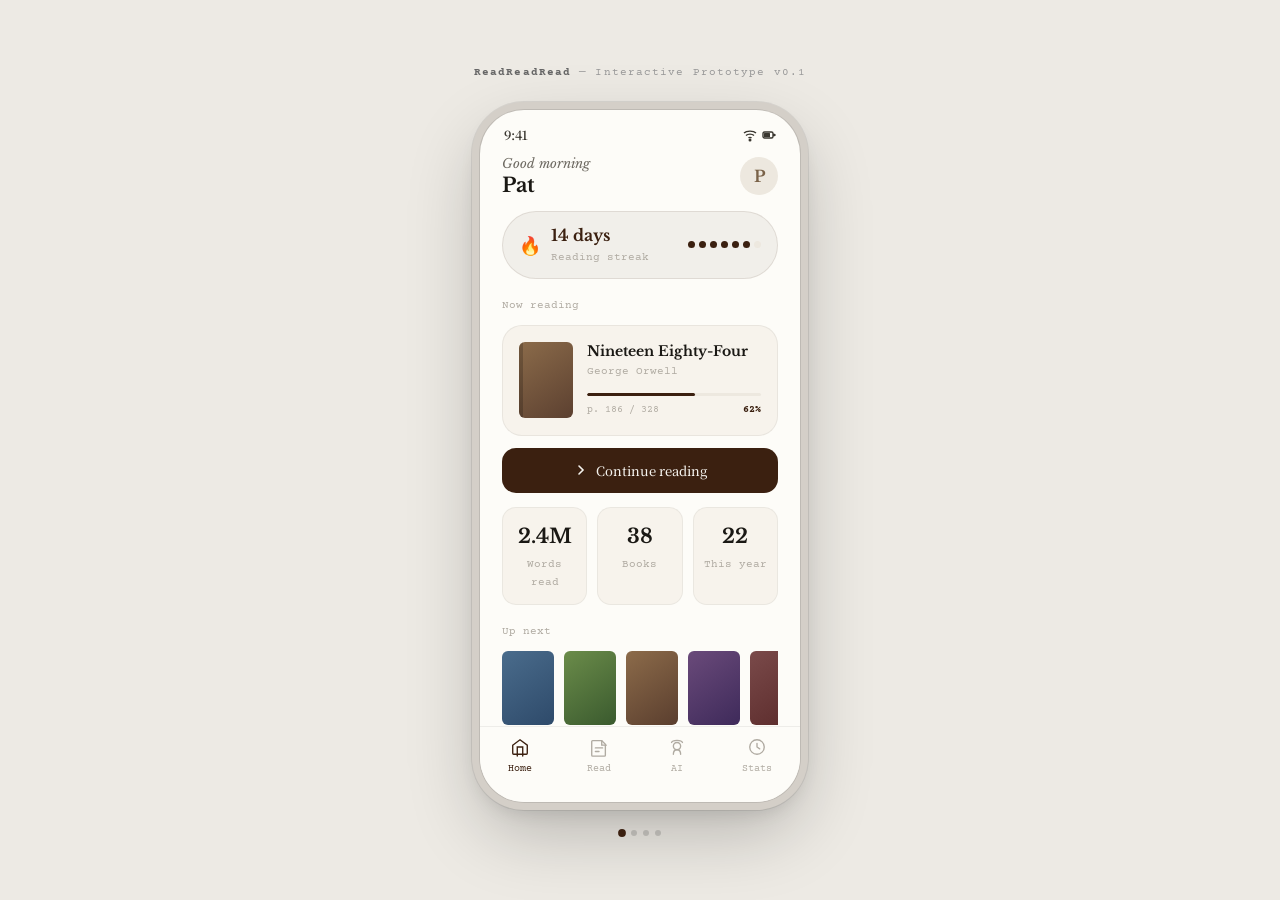
<file: prototype/index.html>
<!DOCTYPE html>
<html lang="en">
<head>
<meta charset="UTF-8">
<meta name="viewport" content="width=device-width, initial-scale=1.0, viewport-fit=cover">
<meta name="apple-mobile-web-app-capable" content="yes">
<meta name="apple-mobile-web-app-status-bar-style" content="default">
<meta name="apple-mobile-web-app-title" content="ReadReadRead">
<link rel="apple-touch-icon" href="./icon-180.png">
<link rel="manifest" href="./manifest.json">
<title>ReadReadRead — Prototype</title>
<link rel="stylesheet" href="../ci/tokens.css">
<style>

  body {
    background: #EDEAE4;
    min-height: 100vh;
    display: flex;
    flex-direction: column;
    align-items: center;
    justify-content: center;
    padding: 40px 20px;
    gap: 28px;
  }

  /* top label */
  .proto-label {
    font-family: var(--font-small); font-size: 11px; color: #999; letter-spacing: 0.1em;
    text-align: center;
  }
  .proto-label strong { color: #666; }

  /* phone shell */
  .phone {
    width: var(--phone-width);
    height: var(--phone-height);
    background: var(--paper);
    border-radius: var(--phone-radius);
    overflow: hidden;
    position: relative;
    box-shadow:
      0 0 0 1px rgba(0,0,0,0.10),
      0 0 0 8px #D4CFC8,
      0 0 0 9px rgba(0,0,0,0.08),
      0 28px 72px rgba(0,0,0,0.24),
      0 8px 20px rgba(0,0,0,0.12);
    flex-shrink: 0;
  }

  /* screen container — slides horizontally */
  .screens {
    position: absolute; inset: 0;
    display: flex;
    transition: transform var(--dur-slow) var(--ease-out);
    width: 400%; /* 4 screens */
    height: 100%;
  }

  /* individual screen */
  .screen {
    width: 25%;
    height: 100%;
    flex-shrink: 0;
    position: relative;
    overflow: hidden;
  }

  /* scroll area inside each screen */
  .scroll {
    position: absolute;
    top: 0; left: 0; right: 0;
    bottom: 76px;
    overflow-y: auto;
    overflow-x: hidden;
    scrollbar-width: none;
    -webkit-overflow-scrolling: touch;
  }
  .scroll::-webkit-scrollbar { display: none; }

  /* status bar */
  .status-bar {
    display: flex; justify-content: space-between; align-items: center;
    padding: 14px 24px 0;
    font-size: 13px; font-weight: 600; color: var(--ink-2);
    letter-spacing: -0.2px; position: relative; z-index: 3;
  }
  .status-icons { display: flex; gap: 5px; align-items: center; }
  .status-icons svg { width: 14px; height: 14px; }

  /* bottom nav */
  .nav-bar {
    position: absolute; bottom: 0; left: 0; right: 0;
    height: 76px;
    background: rgba(253,252,248,0.94);
    backdrop-filter: blur(20px);
    -webkit-backdrop-filter: blur(20px);
    border-top: 1px solid rgba(0,0,0,0.06);
    display: flex; justify-content: space-around; align-items: flex-start;
    padding-top: 10px;
    z-index: 10;
  }
  .nav-item {
    display: flex; flex-direction: column; align-items: center; gap: 4px;
    font-family: var(--font-small); font-size: 10px; font-weight: 400; color: var(--ink-4);
    cursor: pointer; padding: 0 8px; -webkit-tap-highlight-color: transparent;
    transition: color var(--dur-fast) var(--ease-out);
  }
  .nav-item.active { color: var(--brown); }
  .nav-item svg { width: 20px; height: 20px; }

  /* ── SHARED ATOMS ── */
  .section-title {
    padding: 18px 22px 10px;
    font-family: var(--font-small); font-size: 11px; font-weight: 400; color: var(--ink-4);
  }

  /* ══════════════════════════════
     SCREEN 1: HOME
  ══════════════════════════════ */
  .home-header {
    padding: 10px 22px 0;
    display: flex; justify-content: space-between; align-items: center;
  }
  .home-greeting { font-family: var(--font-display); font-size: 20px; font-weight: 700; color: var(--ink); line-height: 1.2; }
  .home-greeting span { font-weight: 400; font-style: italic; color: var(--ink-3); font-size: 13px; display: block; margin-bottom: 2px; }
  .avatar { width: 38px; height: 38px; border-radius: var(--radius-full); background: var(--paper-3); display: flex; align-items: center; justify-content: center; font-size: 16px; color: var(--accent); font-family: var(--font-display); font-weight: 700; }

  .streak-pill {
    margin: 14px 22px 0;
    background: rgba(59,32,16,0.06); border: 1px solid rgba(59,32,16,0.10);
    border-radius: var(--radius-full); padding: 10px 16px;
    display: flex; align-items: center; gap: 10px;
  }
  .streak-n { font-family: var(--font-display); font-size: 16px; font-weight: 700; color: var(--brown); }
  .streak-l { font-family: var(--font-small); font-size: 11px; font-weight: 400; color: var(--ink-4); margin-top: 1px; }
  .streak-dots { display: flex; gap: 4px; }
  .dot { width: 7px; height: 7px; border-radius: 50%; background: var(--paper-3); }
  .dot.done { background: var(--brown); }

  .book-card {
    margin: 0 22px;
    background: var(--paper-2); border: 1px solid rgba(0,0,0,0.06);
    border-radius: var(--radius-lg); padding: 16px;
    display: flex; gap: 14px;
  }
  .book-cover {
    width: 54px; height: 76px; border-radius: 6px;
    background: linear-gradient(145deg, #8B6B4A, #5C4030);
    flex-shrink: 0; position: relative; overflow: hidden;
  }
  .book-cover-spine { position: absolute; left: 0; top: 0; bottom: 0; width: 4px; background: rgba(0,0,0,0.20); }
  .book-info { flex: 1; min-width: 0; }
  .book-title { font-family: var(--font-display); font-size: 14px; font-weight: 700; color: var(--ink); line-height: 1.3; }
  .book-author { font-family: var(--font-small); font-size: 11px; color: var(--ink-4); margin-top: 3px; }
  .progress-bar { margin-top: 12px; height: 3px; background: var(--paper-3); border-radius: 2px; overflow: hidden; }
  .progress-fill { height: 100%; background: var(--brown); border-radius: 2px; }
  .progress-label { display: flex; justify-content: space-between; margin-top: 6px; font-family: var(--font-small); font-size: 10px; color: var(--ink-4); }
  .progress-pct { color: var(--brown); font-weight: 600; }

  .continue-btn {
    margin: 12px 22px 0;
    background: var(--brown); color: rgba(253,252,248,0.96);
    border: none; border-radius: var(--radius-md); padding: 13px;
    width: calc(100% - 44px);
    font-family: var(--font-body); font-size: 13px; font-weight: 500;
    cursor: pointer; display: flex; align-items: center; justify-content: center; gap: 8px;
    transition: opacity var(--dur-fast) var(--ease-out);
    -webkit-tap-highlight-color: transparent;
  }
  .continue-btn:active { opacity: 0.75; }

  .stats-row { margin: 14px 22px 0; display: flex; gap: 10px; }
  .stat-card { flex: 1; background: var(--paper-2); border: 1px solid rgba(0,0,0,0.05); border-radius: var(--radius-md); padding: 12px 10px; text-align: center; }
  .stat-n { font-family: var(--font-display); font-size: 20px; font-weight: 700; color: var(--ink); }
  .stat-l { font-family: var(--font-small); font-size: 11px; font-weight: 400; color: var(--ink-4); margin-top: 3px; }

  .shelf-row { margin: 0 22px; display: flex; gap: 10px; overflow-x: auto; scrollbar-width: none; padding-bottom: 4px; }
  .shelf-row::-webkit-scrollbar { display: none; }
  .shelf-book { width: 52px; height: 74px; border-radius: 6px; flex-shrink: 0; }

  /* ══════════════════════════════
     SCREEN 2: READING
  ══════════════════════════════ */
  .read-bg { position: absolute; inset: 0; background: #F5F0E8; }

  .read-top-bar {
    display: flex; justify-content: space-between; align-items: center;
    padding: 10px 22px 0; position: relative; z-index: 2;
  }
  .read-meta { text-align: center; flex: 1; }
  .read-meta-title { font-family: var(--font-small); font-size: 11px; font-weight: 600; color: var(--ink-2); }
  .read-meta-ch { font-family: var(--font-small); font-size: 10px; color: var(--ink-4); margin-top: 1px; }
  .icon-btn { width: 30px; height: 30px; border-radius: var(--radius-full); background: rgba(0,0,0,0.05); display: flex; align-items: center; justify-content: center; color: var(--ink-3); cursor: pointer; }
  .icon-btn svg { width: 15px; height: 15px; }

  .read-progress-strip { margin: 12px 22px 0; height: 2px; background: rgba(0,0,0,0.08); border-radius: 1px; position: relative; z-index: 2; }
  .read-progress-fill { height: 100%; background: var(--accent); border-radius: 1px; width: 62%; }
  .read-progress-labels { display: flex; justify-content: space-between; margin-top: 5px; font-family: var(--font-small); font-size: 9px; color: var(--ink-4); position: relative; z-index: 2; padding: 0 22px; }

  .read-body { padding: 20px 26px 0; position: relative; z-index: 2; }
  .read-chapter-label { font-size: 10px; font-style: italic; font-family: var(--font-small); color: var(--accent); margin-bottom: 14px; }
  .read-text { font-family: var(--font-display); font-size: 15px; line-height: 1.90; color: var(--ink-2); }
  .read-text p { margin-bottom: 16px; }
  .highlight { background: rgba(122,98,72,0.12); border-radius: 2px; padding: 0 1px; }

  .read-bottom-bar {
    position: absolute; bottom: 76px; left: 0; right: 0; padding: 10px 22px;
    display: flex; justify-content: space-between; align-items: center;
    background: linear-gradient(0deg, rgba(245,240,232,1) 60%, transparent);
    z-index: 3;
  }
  .read-page-n { font-family: var(--font-small); font-size: 11px; color: var(--ink-4); }
  .haptic-badge {
    background: rgba(59,32,16,0.08); border-radius: 10px; padding: 4px 10px;
    font-family: var(--font-small); font-size: 11px; font-weight: 400; color: var(--accent-2);
    display: flex; align-items: center; gap: 5px;
  }
  .haptic-badge svg { width: 11px; height: 11px; }

  /* ══════════════════════════════
     SCREEN 3: AI
  ══════════════════════════════ */
  .ai-top { padding: 10px 22px 0; display: flex; align-items: center; gap: 12px; }
  .ai-avatar {
    width: 40px; height: 40px; border-radius: var(--radius-full);
    background: linear-gradient(135deg, #7A6248, #5C4030);
    display: flex; align-items: center; justify-content: center; flex-shrink: 0;
  }
  .ai-avatar svg { width: 20px; height: 20px; color: rgba(253,252,248,0.9); }
  .ai-name { font-family: var(--font-display); font-size: 15px; font-weight: 700; color: var(--ink); }
  .ai-mode-tag { font-family: var(--font-small); font-size: 11px; font-weight: 400; color: var(--accent); margin-top: 1px; }
  .spoiler-shield {
    background: rgba(74,124,89,0.10); border: 1px solid rgba(74,124,89,0.20);
    border-radius: 10px; padding: 3px 9px;
    font-family: var(--font-small); font-size: 10px; color: var(--green);
    display: flex; align-items: center; gap: 4px;
  }

  .ai-context { margin: 12px 22px 0; background: rgba(122,98,72,0.07); border: 1px solid rgba(122,98,72,0.12); border-radius: var(--radius-md); padding: 9px 14px; font-family: var(--font-small); font-size: 11px; color: var(--ink-3); line-height: 1.5; font-style: italic; }
  .ai-context strong { color: var(--accent-2); font-style: normal; }

  .chat-area { padding: 14px 22px 0; display: flex; flex-direction: column; gap: 12px; }
  .msg { max-width: 88%; font-size: 13px; line-height: 1.65; }
  .msg-ai { background: var(--paper-2); border: 1px solid rgba(0,0,0,0.06); border-radius: 4px 16px 16px 16px; padding: 11px 13px; color: var(--ink-2); }
  .msg-user { align-self: flex-end; background: var(--brown); color: rgba(253,252,248,0.92); border-radius: 16px 16px 4px 16px; padding: 10px 13px; }
  .msg-sender { font-family: var(--font-small); font-size: 11px; color: var(--accent); margin-bottom: 5px; }

  .chat-input-bar {
    position: absolute; bottom: 76px; left: 0; right: 0;
    padding: 10px 16px;
    background: rgba(253,252,248,0.94); backdrop-filter: blur(20px); -webkit-backdrop-filter: blur(20px);
    border-top: 1px solid rgba(0,0,0,0.05);
    display: flex; gap: 8px; align-items: center; z-index: 5;
  }
  .chat-input { flex: 1; background: var(--paper-2); border: 1px solid rgba(0,0,0,0.07); border-radius: 20px; padding: 9px 14px; font-family: var(--font-small); font-size: 12.5px; color: var(--ink-3); }
  .chat-send { width: 34px; height: 34px; border-radius: var(--radius-full); background: var(--brown); display: flex; align-items: center; justify-content: center; flex-shrink: 0; cursor: pointer; }
  .chat-send svg { width: 15px; height: 15px; color: rgba(253,252,248,0.9); }

  /* ══════════════════════════════
     SCREEN 4: STATS
  ══════════════════════════════ */
  .stats-heading { padding: 10px 22px 0; font-family: var(--font-display); font-size: 20px; font-weight: 700; color: var(--ink); }
  .stats-heading span { font-style: italic; font-weight: 400; color: var(--ink-3); }

  .ring-section { margin: 16px 22px 0; background: var(--paper-2); border: 1px solid rgba(0,0,0,0.05); border-radius: var(--radius-lg); padding: 18px; display: flex; align-items: center; gap: 18px; }
  .ring-wrap { position: relative; width: 78px; height: 78px; flex-shrink: 0; }
  .ring-wrap svg { width: 78px; height: 78px; transform: rotate(-90deg); }
  .ring-center { position: absolute; inset: 0; display: flex; flex-direction: column; align-items: center; justify-content: center; }
  .ring-pct { font-family: var(--font-display); font-size: 17px; font-weight: 700; color: var(--ink); }
  .ring-sub { font-family: var(--font-small); font-size: 10px; color: var(--ink-4); margin-top: 1px; }
  .ring-book { font-family: var(--font-display); font-size: 13px; font-weight: 700; color: var(--ink); line-height: 1.3; }
  .ring-detail { font-family: var(--font-small); font-size: 11px; color: var(--ink-4); margin-top: 4px; line-height: 1.5; }

  .cal-section { margin: 12px 22px 0; }
  .cal-header { display: flex; justify-content: space-between; margin-bottom: 10px; font-family: var(--font-small); font-size: 11px; color: var(--ink-4); }
  .cal-grid { display: grid; grid-template-columns: repeat(7, 1fr); gap: 4px; }
  .cal-day { aspect-ratio: 1; border-radius: 6px; background: var(--paper-3); display: flex; align-items: center; justify-content: center; font-size: 8.5px; color: var(--ink-4); }
  .cal-day.rl { background: rgba(122,98,72,0.20); color: var(--accent-2); }
  .cal-day.rm { background: rgba(122,98,72,0.45); color: white; }
  .cal-day.rf { background: var(--brown); color: white; }
  .cal-day.today { outline: 1.5px solid var(--brown); }

  .ms-section { margin: 0 22px; }
  .ms-item { display: flex; align-items: center; gap: 12px; padding: 10px 0; border-bottom: 1px solid rgba(0,0,0,0.05); }
  .ms-item:last-child { border: none; }
  .ms-dot { width: 10px; height: 10px; border-radius: 50%; flex-shrink: 0; }
  .ms-dot.done { background: var(--green); }
  .ms-dot.next { background: var(--paper-3); border: 1.5px solid var(--ink-4); }
  .ms-text { flex: 1; font-family: var(--font-small); font-size: 12px; color: var(--ink-2); }
  .ms-pct { font-family: var(--font-small); font-size: 11px; color: var(--ink-4); }

  .lt-row { margin: 12px 22px 0; display: flex; gap: 10px; }
  .lt-card { flex: 1; background: var(--paper-2); border: 1px solid rgba(0,0,0,0.05); border-radius: var(--radius-md); padding: 12px 10px; text-align: center; }
  .lt-n { font-family: var(--font-display); font-size: 18px; font-weight: 700; color: var(--ink); }
  .lt-l { font-family: var(--font-small); font-size: 11px; color: var(--ink-4); margin-top: 3px; }

  /* ── TRANSITION OVERLAY ── */
  .screen-overlay {
    position: absolute; inset: 0; background: rgba(253,252,248,0);
    pointer-events: none; z-index: 20;
    transition: background var(--dur-fast) var(--ease-out);
  }

  /* screen nav indicator dots */
  .dot-nav {
    display: flex; gap: 6px; justify-content: center;
  }
  .dot-nav span {
    width: 6px; height: 6px; border-radius: 50%;
    background: rgba(0,0,0,0.15); transition: background var(--dur-base) var(--ease-out),
    transform var(--dur-base) var(--ease-snap);
  }
  .dot-nav span.active { background: var(--brown); transform: scale(1.3); }

  /* ── MOBILE: full screen, no phone frame ── */
  @media (max-width: 600px) {
    body {
      background: var(--paper);
      padding: 0;
      justify-content: flex-start;
    }
    .proto-label { display: none; }
    .dot-nav { display: none; }
    .phone {
      width: 100vw;
      height: 100vh;
      height: 100dvh; /* dynamic viewport — accounts for browser chrome */
      border-radius: 0;
      box-shadow: none;
    }
    .nav-bar {
      height: calc(60px + env(safe-area-inset-bottom));
      padding-bottom: env(safe-area-inset-bottom);
    }
    .scroll {
      bottom: calc(60px + env(safe-area-inset-bottom));
    }
    .status-bar {
      padding-top: calc(14px + env(safe-area-inset-top));
    }
  }

</style>
</head>
<body>

<div class="proto-label"><strong>ReadReadRead</strong> — Interactive Prototype v0.1</div>

<div class="phone" id="phone">
  <div class="screens" id="screens">

    <!-- ── SCREEN 1: HOME ── -->
    <div class="screen" id="s-home">
      <div class="scroll">
        <div class="status-bar">
          <span>9:41</span>
          <div class="status-icons">
            <svg viewBox="0 0 14 14" fill="none" stroke="currentColor" stroke-width="1.4"><path d="M1 5C3.5 2.5 10.5 2.5 13 5"/><path d="M3 7.5C4.8 5.7 9.2 5.7 11 7.5"/><path d="M5.5 10C6.3 9.2 7.7 9.2 8.5 10"/><circle cx="7" cy="12" r="0.8" fill="currentColor"/></svg>
            <svg viewBox="0 0 14 14" fill="none" stroke="currentColor" stroke-width="1.4"><rect x="1" y="4" width="10" height="6" rx="1.5"/><path d="M11 6.5h1.5a.5.5 0 0 1 0 1H11"/><rect x="2" y="5" width="6" height="4" rx="0.5" fill="currentColor" stroke="none"/></svg>
          </div>
        </div>

        <div class="home-header">
          <div class="home-greeting"><span>Good morning</span>Pat</div>
          <div class="avatar">P</div>
        </div>

        <div class="streak-pill">
          <span style="font-size:18px;">🔥</span>
          <div style="flex:1;">
            <div class="streak-n">14 days</div>
            <div class="streak-l">Reading streak</div>
          </div>
          <div class="streak-dots">
            <div class="dot done"></div><div class="dot done"></div><div class="dot done"></div>
            <div class="dot done"></div><div class="dot done"></div><div class="dot done"></div>
            <div class="dot"></div>
          </div>
        </div>

        <div class="section-title">Now reading</div>
        <div class="book-card">
          <div class="book-cover"><div class="book-cover-spine"></div></div>
          <div class="book-info">
            <div class="book-title">Nineteen Eighty-Four</div>
            <div class="book-author">George Orwell</div>
            <div class="progress-bar"><div class="progress-fill" style="width:62%"></div></div>
            <div class="progress-label"><span>p. 186 / 328</span><span class="progress-pct">62%</span></div>
          </div>
        </div>

        <button class="continue-btn" onclick="goTo(1)">
          <svg width="14" height="14" viewBox="0 0 14 14" fill="none" stroke="currentColor" stroke-width="1.6" stroke-linecap="round"><path d="M5 3l4 4-4 4"/></svg>
          Continue reading
        </button>

        <div class="stats-row">
          <div class="stat-card"><div class="stat-n">2.4M</div><div class="stat-l">Words read</div></div>
          <div class="stat-card"><div class="stat-n">38</div><div class="stat-l">Books</div></div>
          <div class="stat-card"><div class="stat-n">22</div><div class="stat-l">This year</div></div>
        </div>

        <div class="section-title">Up next</div>
        <div class="shelf-row">
          <div class="shelf-book" style="background:linear-gradient(145deg,#4A6C8C,#2E4A6A)"></div>
          <div class="shelf-book" style="background:linear-gradient(145deg,#6B8C4A,#3A5A2E)"></div>
          <div class="shelf-book" style="background:linear-gradient(145deg,#8C6B4A,#5A3E2E)"></div>
          <div class="shelf-book" style="background:linear-gradient(145deg,#6A4A7A,#3E2A5A)"></div>
          <div class="shelf-book" style="background:linear-gradient(145deg,#7A4A4A,#5A2A2A)"></div>
        </div>
        <div style="height:24px;"></div>
      </div>

      <div class="nav-bar">
        <div class="nav-item active" onclick="goTo(0)">
          <svg viewBox="0 0 22 22" fill="none" stroke="currentColor" stroke-width="1.5" stroke-linecap="round"><path d="M3 9L11 3l8 6v9a1 1 0 0 1-1 1H4a1 1 0 0 1-1-1z"/><path d="M8 21V11h6v10"/></svg>Home
        </div>
        <div class="nav-item" onclick="goTo(1)">
          <svg viewBox="0 0 22 22" fill="none" stroke="currentColor" stroke-width="1.5" stroke-linecap="round"><path d="M4 4h10l4 4v12a1 1 0 0 1-1 1H4a1 1 0 0 1-1-1V5a1 1 0 0 1 1-1Z"/><path d="M14 4v5h5"/><line x1="7" y1="12" x2="15" y2="12"/><line x1="7" y1="16" x2="11" y2="16"/></svg>Read
        </div>
        <div class="nav-item" onclick="goTo(2)">
          <svg viewBox="0 0 22 22" fill="none" stroke="currentColor" stroke-width="1.5" stroke-linecap="round"><circle cx="11" cy="10" r="4"/><path d="M5 6C6 3 16 3 17 6"/><path d="M7 19c0-3 1.5-5 4-5s4 2 4 5"/></svg>AI
        </div>
        <div class="nav-item" onclick="goTo(3)">
          <svg viewBox="0 0 22 22" fill="none" stroke="currentColor" stroke-width="1.5" stroke-linecap="round"><circle cx="11" cy="11" r="8"/><path d="M11 7v4l3 2"/></svg>Stats
        </div>
      </div>
    </div>

    <!-- ── SCREEN 2: READING ── -->
    <div class="screen" id="s-read">
      <div class="read-bg"></div>

      <div style="position:relative;z-index:2;">
        <div class="status-bar"><span>9:41</span><div class="status-icons"><svg viewBox="0 0 14 14" fill="none" stroke="currentColor" stroke-width="1.4"><path d="M1 5C3.5 2.5 10.5 2.5 13 5"/><path d="M3 7.5C4.8 5.7 9.2 5.7 11 7.5"/><path d="M5.5 10C6.3 9.2 7.7 9.2 8.5 10"/><circle cx="7" cy="12" r="0.8" fill="currentColor"/></svg><svg viewBox="0 0 14 14" fill="none" stroke="currentColor" stroke-width="1.4"><rect x="1" y="4" width="10" height="6" rx="1.5"/><path d="M11 6.5h1.5a.5.5 0 0 1 0 1H11"/><rect x="2" y="5" width="6" height="4" rx="0.5" fill="currentColor" stroke="none"/></svg></div></div>
      </div>

      <div class="read-top-bar">
        <div class="icon-btn" onclick="goTo(0)"><svg viewBox="0 0 16 16" fill="none" stroke="currentColor" stroke-width="1.5" stroke-linecap="round"><path d="M10 12L6 8l4-4"/></svg></div>
        <div class="read-meta"><div class="read-meta-title">Nineteen Eighty-Four</div><div class="read-meta-ch">Chapter III</div></div>
        <div class="icon-btn"><svg viewBox="0 0 16 16" fill="none" stroke="currentColor" stroke-width="1.5" stroke-linecap="round"><circle cx="4" cy="8" r="1.2" fill="currentColor" stroke="none"/><circle cx="8" cy="8" r="1.2" fill="currentColor" stroke="none"/><circle cx="12" cy="8" r="1.2" fill="currentColor" stroke="none"/></svg></div>
      </div>

      <div class="read-progress-strip"><div class="read-progress-fill"></div></div>
      <div class="read-progress-labels"><span>p. 186</span><span>62%</span><span>p. 328</span></div>

      <div class="scroll" style="top:82px;">
        <div class="read-body">
          <div class="read-chapter-label">Part Two, Chapter III</div>
          <div class="read-text">
            <p>The blackness was total. He did not know whether he was facing the telescreen or away from it. If he was facing it the guards could see him.</p>
            <p>He lay as still as he could. He thought of <span class="highlight">O'Brien. He was not certain when he had first become</span> aware of the possibility of betrayal. The Party had told him that it had reformed him, and he believed it.</p>
            <p>Outside, even through the shut window pane, the world looked cold. Down in the street little eddies of wind were whirling dust and torn paper into spirals, and though the sun was shining and the sky was a harsh blue there seemed to be no colour in anything.</p>
            <p>The telescreen was giving forth an ear-splitting whistle which continued on the same note for thirty seconds. It was nought seven fifteen, getting-up time for office workers.</p>
          </div>
        </div>
        <div style="height:100px;"></div>
      </div>

      <div class="read-bottom-bar">
        <div class="read-page-n">186 of 328</div>
        <div class="haptic-badge"><svg viewBox="0 0 12 12" fill="none" stroke="currentColor" stroke-width="1.3" stroke-linecap="round"><path d="M2 6 C3 4, 4 4, 5 6 S7 8, 8 6 S10 4, 11 6"/></svg>Haptic on</div>
      </div>

      <div class="nav-bar">
        <div class="nav-item" onclick="goTo(0)"><svg viewBox="0 0 22 22" fill="none" stroke="currentColor" stroke-width="1.5" stroke-linecap="round"><path d="M3 9L11 3l8 6v9a1 1 0 0 1-1 1H4a1 1 0 0 1-1-1z"/><path d="M8 21V11h6v10"/></svg>Home</div>
        <div class="nav-item active" onclick="goTo(1)"><svg viewBox="0 0 22 22" fill="none" stroke="currentColor" stroke-width="1.5" stroke-linecap="round"><path d="M4 4h10l4 4v12a1 1 0 0 1-1 1H4a1 1 0 0 1-1-1V5a1 1 0 0 1 1-1Z"/><path d="M14 4v5h5"/><line x1="7" y1="12" x2="15" y2="12"/><line x1="7" y1="16" x2="11" y2="16"/></svg>Read</div>
        <div class="nav-item" onclick="goTo(2)"><svg viewBox="0 0 22 22" fill="none" stroke="currentColor" stroke-width="1.5" stroke-linecap="round"><circle cx="11" cy="10" r="4"/><path d="M5 6C6 3 16 3 17 6"/><path d="M7 19c0-3 1.5-5 4-5s4 2 4 5"/></svg>AI</div>
        <div class="nav-item" onclick="goTo(3)"><svg viewBox="0 0 22 22" fill="none" stroke="currentColor" stroke-width="1.5" stroke-linecap="round"><circle cx="11" cy="11" r="8"/><path d="M11 7v4l3 2"/></svg>Stats</div>
      </div>
    </div>

    <!-- ── SCREEN 3: AI ── -->
    <div class="screen" id="s-ai">
      <div class="scroll" style="bottom:130px;">
        <div class="status-bar"><span>9:41</span><div class="status-icons"><svg viewBox="0 0 14 14" fill="none" stroke="currentColor" stroke-width="1.4"><path d="M1 5C3.5 2.5 10.5 2.5 13 5"/><path d="M3 7.5C4.8 5.7 9.2 5.7 11 7.5"/><path d="M5.5 10C6.3 9.2 7.7 9.2 8.5 10"/><circle cx="7" cy="12" r="0.8" fill="currentColor"/></svg><svg viewBox="0 0 14 14" fill="none" stroke="currentColor" stroke-width="1.4"><rect x="1" y="4" width="10" height="6" rx="1.5"/><path d="M11 6.5h1.5a.5.5 0 0 1 0 1H11"/><rect x="2" y="5" width="6" height="4" rx="0.5" fill="currentColor" stroke="none"/></svg></div></div>

        <div class="ai-top">
          <div class="ai-avatar"><svg viewBox="0 0 22 22" fill="none" stroke="currentColor" stroke-width="1.4" stroke-linecap="round"><circle cx="11" cy="10" r="4"/><path d="M5 6C6 3 16 3 17 6"/><path d="M7 19c0-3 1.5-5 4-5s4 2 4 5"/></svg></div>
          <div style="flex:1;"><div class="ai-name">The Scholar</div><div class="ai-mode-tag">Expert mode</div></div>
          <div class="spoiler-shield"><svg viewBox="0 0 10 10" fill="none" stroke="currentColor" stroke-width="1.3"><path d="M5 1a4 4 0 0 0 0 8 4 4 0 0 0 0-8zm0 2v2.5l1.5 1"/></svg>p.186 safe</div>
        </div>

        <div class="ai-context">Currently: <strong>1984, Part Two Ch. III</strong> · p.186 of 328</div>

        <div class="chat-area">
          <div class="msg msg-ai"><div class="msg-sender">The Scholar</div>The passage you just read is often cited as Orwell's most direct commentary on psychological control. The "doublethink" mechanism mirrors Koestler's <em>Darkness at Noon</em>, published just four years prior.</div>
          <div class="msg msg-user">Why does Winston keep trusting O'Brien even when something feels off?</div>
          <div class="msg msg-ai"><div class="msg-sender">The Scholar</div>Classic traumatic bonding. O'Brien represents the seductive certainty Winston craves. The Party doesn't just punish dissent — it offers belonging as the alternative.</div>
          <div class="msg msg-user">That's bleak</div>
          <div class="msg msg-ai"><div class="msg-sender">The Scholar</div>Orwell knew it from experience. He described writing the book as "a horrible job" — he was dying of TB while finishing it. The despair in the prose is real.</div>
        </div>
        <div style="height:20px;"></div>
      </div>

      <div class="chat-input-bar">
        <div class="chat-input">Ask about this passage…</div>
        <div class="chat-send"><svg viewBox="0 0 16 16" fill="none" stroke="currentColor" stroke-width="1.6" stroke-linecap="round" stroke-linejoin="round"><path d="M14 2L2 7l5 2 2 5 5-12z"/></svg></div>
      </div>

      <div class="nav-bar">
        <div class="nav-item" onclick="goTo(0)"><svg viewBox="0 0 22 22" fill="none" stroke="currentColor" stroke-width="1.5" stroke-linecap="round"><path d="M3 9L11 3l8 6v9a1 1 0 0 1-1 1H4a1 1 0 0 1-1-1z"/><path d="M8 21V11h6v10"/></svg>Home</div>
        <div class="nav-item" onclick="goTo(1)"><svg viewBox="0 0 22 22" fill="none" stroke="currentColor" stroke-width="1.5" stroke-linecap="round"><path d="M4 4h10l4 4v12a1 1 0 0 1-1 1H4a1 1 0 0 1-1-1V5a1 1 0 0 1 1-1Z"/><path d="M14 4v5h5"/><line x1="7" y1="12" x2="15" y2="12"/><line x1="7" y1="16" x2="11" y2="16"/></svg>Read</div>
        <div class="nav-item active" onclick="goTo(2)"><svg viewBox="0 0 22 22" fill="none" stroke="currentColor" stroke-width="1.5" stroke-linecap="round"><circle cx="11" cy="10" r="4"/><path d="M5 6C6 3 16 3 17 6"/><path d="M7 19c0-3 1.5-5 4-5s4 2 4 5"/></svg>AI</div>
        <div class="nav-item" onclick="goTo(3)"><svg viewBox="0 0 22 22" fill="none" stroke="currentColor" stroke-width="1.5" stroke-linecap="round"><circle cx="11" cy="11" r="8"/><path d="M11 7v4l3 2"/></svg>Stats</div>
      </div>
    </div>

    <!-- ── SCREEN 4: STATS ── -->
    <div class="screen" id="s-stats">
      <div class="scroll">
        <div class="status-bar"><span>9:41</span><div class="status-icons"><svg viewBox="0 0 14 14" fill="none" stroke="currentColor" stroke-width="1.4"><path d="M1 5C3.5 2.5 10.5 2.5 13 5"/><path d="M3 7.5C4.8 5.7 9.2 5.7 11 7.5"/><path d="M5.5 10C6.3 9.2 7.7 9.2 8.5 10"/><circle cx="7" cy="12" r="0.8" fill="currentColor"/></svg><svg viewBox="0 0 14 14" fill="none" stroke="currentColor" stroke-width="1.4"><rect x="1" y="4" width="10" height="6" rx="1.5"/><path d="M11 6.5h1.5a.5.5 0 0 1 0 1H11"/><rect x="2" y="5" width="6" height="4" rx="0.5" fill="currentColor" stroke="none"/></svg></div></div>

        <div class="stats-heading">Progress<br><span>Nineteen Eighty-Four</span></div>

        <div class="ring-section">
          <div class="ring-wrap">
            <svg viewBox="0 0 78 78"><circle cx="39" cy="39" r="31" fill="none" stroke="#EDE8DF" stroke-width="7"/><circle cx="39" cy="39" r="31" fill="none" stroke="#3B2010" stroke-width="7" stroke-dasharray="194.8" stroke-dashoffset="74" stroke-linecap="round"/></svg>
            <div class="ring-center"><div class="ring-pct">62%</div><div class="ring-sub">done</div></div>
          </div>
          <div><div class="ring-book">Nineteen Eighty-Four</div><div class="ring-detail">p.186 of 328<br>~3.2 hrs remaining<br>Est. finish: Jul 2</div></div>
        </div>

        <div class="cal-section">
          <div class="cal-header"><span>June 2026</span><span>14 day streak</span></div>
          <div class="cal-grid">
            <div class="cal-day">1</div><div class="cal-day">2</div><div class="cal-day rl">3</div><div class="cal-day rm">4</div><div class="cal-day rf">5</div><div class="cal-day rf">6</div><div class="cal-day rm">7</div>
            <div class="cal-day rf">8</div><div class="cal-day rf">9</div><div class="cal-day rl">10</div><div class="cal-day rf">11</div><div class="cal-day rf">12</div><div class="cal-day rm">13</div><div class="cal-day rf">14</div>
            <div class="cal-day rf">15</div><div class="cal-day rf">16</div><div class="cal-day rf">17</div><div class="cal-day rm">18</div><div class="cal-day rf">19</div><div class="cal-day rf">20</div><div class="cal-day rf">21</div>
            <div class="cal-day rf">22</div><div class="cal-day rf">23</div><div class="cal-day rf">24</div><div class="cal-day rf today">25</div><div class="cal-day">26</div><div class="cal-day">27</div><div class="cal-day">28</div>
          </div>
        </div>

        <div class="section-title">Story milestones</div>
        <div class="ms-section">
          <div class="ms-item"><div class="ms-dot done"></div><div class="ms-text">Started reading</div><div class="ms-pct">0%</div></div>
          <div class="ms-item"><div class="ms-dot done"></div><div class="ms-text">First quarter</div><div class="ms-pct">25%</div></div>
          <div class="ms-item"><div class="ms-dot done"></div><div class="ms-text">Halfway through</div><div class="ms-pct">50%</div></div>
          <div class="ms-item"><div class="ms-dot next"></div><div class="ms-text">Three quarters</div><div class="ms-pct">75%</div></div>
          <div class="ms-item"><div class="ms-dot next"></div><div class="ms-text">Finished</div><div class="ms-pct">100%</div></div>
        </div>

        <div class="section-title">All time</div>
        <div class="lt-row">
          <div class="lt-card"><div class="lt-n">38</div><div class="lt-l">Books</div></div>
          <div class="lt-card"><div class="lt-n">2.4M</div><div class="lt-l">Words</div></div>
          <div class="lt-card"><div class="lt-n">847</div><div class="lt-l">Hours</div></div>
        </div>
        <div style="height:24px;"></div>
      </div>

      <div class="nav-bar">
        <div class="nav-item" onclick="goTo(0)"><svg viewBox="0 0 22 22" fill="none" stroke="currentColor" stroke-width="1.5" stroke-linecap="round"><path d="M3 9L11 3l8 6v9a1 1 0 0 1-1 1H4a1 1 0 0 1-1-1z"/><path d="M8 21V11h6v10"/></svg>Home</div>
        <div class="nav-item" onclick="goTo(1)"><svg viewBox="0 0 22 22" fill="none" stroke="currentColor" stroke-width="1.5" stroke-linecap="round"><path d="M4 4h10l4 4v12a1 1 0 0 1-1 1H4a1 1 0 0 1-1-1V5a1 1 0 0 1 1-1Z"/><path d="M14 4v5h5"/><line x1="7" y1="12" x2="15" y2="12"/><line x1="7" y1="16" x2="11" y2="16"/></svg>Read</div>
        <div class="nav-item" onclick="goTo(2)"><svg viewBox="0 0 22 22" fill="none" stroke="currentColor" stroke-width="1.5" stroke-linecap="round"><circle cx="11" cy="10" r="4"/><path d="M5 6C6 3 16 3 17 6"/><path d="M7 19c0-3 1.5-5 4-5s4 2 4 5"/></svg>AI</div>
        <div class="nav-item active" onclick="goTo(3)"><svg viewBox="0 0 22 22" fill="none" stroke="currentColor" stroke-width="1.5" stroke-linecap="round"><circle cx="11" cy="11" r="8"/><path d="M11 7v4l3 2"/></svg>Stats</div>
      </div>
    </div>

  </div><!-- /screens -->
</div><!-- /phone -->

<div class="dot-nav" id="dots">
  <span class="active"></span>
  <span></span>
  <span></span>
  <span></span>
</div>

<script>
  let current = 0;
  const total = 4;
  const screensEl = document.getElementById('screens');
  const dots = document.querySelectorAll('#dots span');
  const navItems = document.querySelectorAll('.nav-item');

  function goTo(index) {
    current = index;
    screensEl.style.transform = `translateX(-${index * 25}%)`;

    // update dots
    dots.forEach((d, i) => d.classList.toggle('active', i === index));

    // update all nav bars
    document.querySelectorAll('.nav-item').forEach((item, i) => {
      // each nav bar has 4 items; item i%4 maps to screen
      item.classList.toggle('active', i % 4 === index);
    });
  }

  // swipe support
  let startX = 0;
  const phone = document.getElementById('phone');

  phone.addEventListener('touchstart', e => { startX = e.touches[0].clientX; }, { passive: true });
  phone.addEventListener('touchend', e => {
    const dx = e.changedTouches[0].clientX - startX;
    if (Math.abs(dx) > 40) {
      if (dx < 0 && current < total - 1) goTo(current + 1);
      if (dx > 0 && current > 0) goTo(current - 1);
    }
  }, { passive: true });
</script>
</body>
</html>
</file>
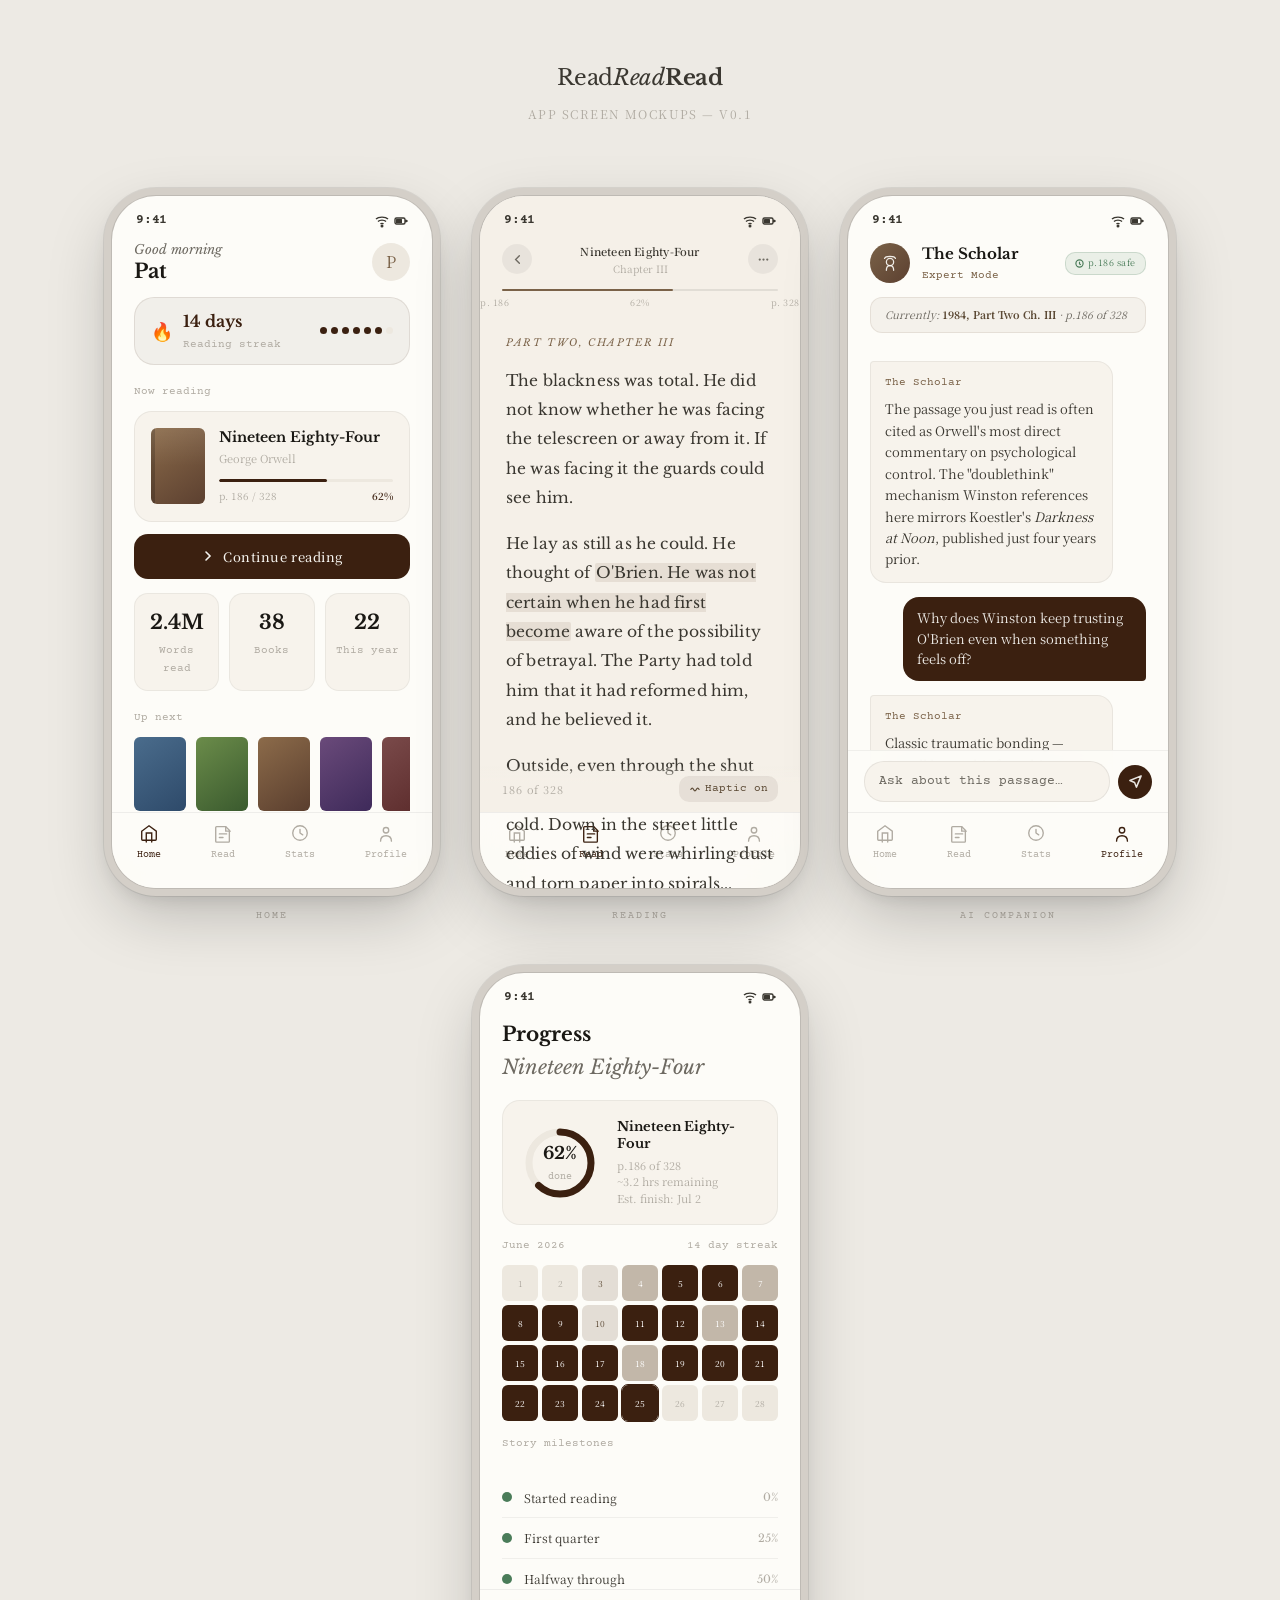
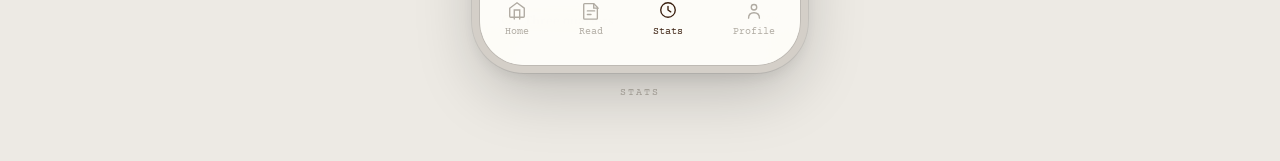
<file: app_screens.html>
<!DOCTYPE html>
<html lang="en">
<head>
<meta charset="UTF-8">
<meta name="viewport" content="width=device-width, initial-scale=1.0">
<title>ReadReadRead — App Screens</title>
<link rel="stylesheet" href="ci/tokens.css">
<style>
  * { box-sizing: border-box; margin: 0; padding: 0; }

  :root {
    --paper:   #FDFCF8;
    --paper-2: #F7F3EC;
    --paper-3: #EDE8DF;
    --ink:     #1A1814;
    --ink-2:   #3A3730;
    --ink-3:   #6E6A62;
    --ink-4:   #B0ABA2;
    --accent:  #7A6248;
    --accent-2:#5C4A35;
    --brown:   #3B2010;
    --green:   #4A7C59;
    --blue:    #4A6C8C;
  }

  body {
    background: #EDEAE4;
    font-family: var(--font-body);
    padding: 60px 40px;
    min-height: 100vh;
  }

  /* page header */
  .page-header {
    text-align: center;
    margin-bottom: 72px;
  }
  .page-header .brand {
    font-family: 'Libre Baskerville', serif;
    font-size: 22px;
    letter-spacing: -0.3px;
    color: var(--ink-2);
    margin-bottom: 8px;
  }
  .page-header .brand r-1 { font-style: normal; font-weight: 400; }
  .page-header .brand r-2 { font-style: italic; font-weight: 400; }
  .page-header .brand r-3 { font-style: normal; font-weight: 700; }
  .page-header p {
    font-size: 12px; color: var(--ink-4); letter-spacing: 0.12em;
    text-transform: uppercase;
  }

  /* screen grid */
  .screens {
    display: flex;
    flex-wrap: wrap;
    gap: 48px;
    justify-content: center;
    max-width: 1320px;
    margin: 0 auto;
  }

  .screen-wrap {
    display: flex;
    flex-direction: column;
    align-items: center;
    gap: 20px;
  }
  .screen-label {
    font-size: 10px; letter-spacing: 0.2em; text-transform: uppercase;
    color: var(--ink-4); font-family: var(--font-small);
  }

  /* phone frame */
  .phone {
    width: 320px;
    height: 692px;
    background: var(--paper);
    border-radius: 44px;
    overflow: hidden;
    position: relative;
    box-shadow:
      0 0 0 1px rgba(0,0,0,0.10),
      0 0 0 8px #D4CFC8,
      0 0 0 9px rgba(0,0,0,0.08),
      0 24px 64px rgba(0,0,0,0.22),
      0 8px 20px rgba(0,0,0,0.12);
  }

  /* status bar */
  .status-bar {
    display: flex; justify-content: space-between; align-items: center;
    padding: 14px 24px 0;
    font-size: 11px; font-weight: 500; color: var(--ink-2);
    font-family: var(--font-small);
  }
  .status-bar .time { font-size: 13px; font-weight: 600; letter-spacing: -0.2px; }
  .status-icons { display: flex; gap: 5px; align-items: center; }
  .status-icons svg { width: 14px; height: 14px; }

  /* nav bar */
  .nav-bar {
    position: absolute; bottom: 0; left: 0; right: 0;
    height: 76px;
    background: rgba(253,252,248,0.92);
    backdrop-filter: blur(20px);
    -webkit-backdrop-filter: blur(20px);
    border-top: 1px solid rgba(0,0,0,0.06);
    display: flex; justify-content: space-around; align-items: flex-start;
    padding-top: 10px;
  }
  .nav-item {
    display: flex; flex-direction: column; align-items: center; gap: 4px;
    font-family: var(--font-small);
    font-size: 10px; font-weight: 400; color: var(--ink-4);
    cursor: pointer; padding: 0 8px;
  }
  .nav-item.active { color: var(--brown); }
  .nav-item svg { width: 20px; height: 20px; }

  /* scroll area */
  .screen-content {
    height: calc(100% - 76px);
    overflow-y: auto;
    overflow-x: hidden;
    scrollbar-width: none;
    padding-bottom: 24px;
  }
  .screen-content::-webkit-scrollbar { display: none; }

  /* ─────────────────────────────
     SCREEN 1: HOME
  ───────────────────────────── */
  .home-header {
    padding: 10px 22px 0;
    display: flex; justify-content: space-between; align-items: center;
  }
  .home-greeting {
    font-family: 'Libre Baskerville', serif;
    font-size: 20px; font-weight: 700; color: var(--ink);
    line-height: 1.2;
  }
  .home-greeting span { font-weight: 400; font-style: italic; color: var(--ink-3); font-size: 13px; display: block; margin-bottom: 2px; }
  .avatar {
    width: 38px; height: 38px; border-radius: 50%;
    background: var(--paper-3);
    display: flex; align-items: center; justify-content: center;
    font-size: 16px; color: var(--accent);
  }

  .streak-pill {
    margin: 14px 22px 0;
    background: rgba(59,32,16,0.06);
    border: 1px solid rgba(59,32,16,0.10);
    border-radius: 20px;
    padding: 10px 16px;
    display: flex; align-items: center; gap: 10px;
  }
  .streak-fire { font-size: 18px; }
  .streak-info { flex: 1; }
  .streak-n { font-family: 'Libre Baskerville', serif; font-size: 16px; font-weight: 700; color: var(--brown); }
  .streak-l { font-family: var(--font-small); font-size: 11px; font-weight: 400; color: var(--ink-4); margin-top: 1px; }
  .streak-dots { display: flex; gap: 4px; }
  .streak-dot { width: 7px; height: 7px; border-radius: 50%; background: var(--paper-3); }
  .streak-dot.done { background: var(--brown); }

  .section-title {
    padding: 18px 22px 10px;
    font-family: var(--font-small);
    font-size: 11px; font-weight: 400; letter-spacing: 0; color: var(--ink-4);
  }

  .book-card {
    margin: 0 22px;
    background: var(--paper-2);
    border: 1px solid rgba(0,0,0,0.06);
    border-radius: 18px;
    padding: 16px;
    display: flex; gap: 14px;
  }
  .book-cover {
    width: 54px; height: 76px; border-radius: 6px;
    background: linear-gradient(145deg, #8B6B4A, #5C4030);
    flex-shrink: 0;
    position: relative; overflow: hidden;
    display: flex; align-items: flex-end; padding: 6px;
  }
  .book-cover::after {
    content: ''; position: absolute; top: 0; left: 0; right: 0; bottom: 0;
    background: linear-gradient(180deg, rgba(255,255,255,0.08) 0%, transparent 50%);
  }
  .book-cover-spine {
    position: absolute; left: 0; top: 0; bottom: 0; width: 4px;
    background: rgba(0,0,0,0.20);
  }
  .book-info { flex: 1; min-width: 0; }
  .book-title { font-family: 'Libre Baskerville', serif; font-size: 14px; font-weight: 700; color: var(--ink); line-height: 1.3; }
  .book-author { font-size: 11px; color: var(--ink-4); margin-top: 3px; }
  .book-progress-bar {
    margin-top: 12px;
    height: 3px; background: var(--paper-3); border-radius: 2px;
    overflow: hidden;
  }
  .book-progress-fill { height: 100%; background: var(--brown); border-radius: 2px; }
  .book-progress-label {
    display: flex; justify-content: space-between;
    margin-top: 6px; font-size: 10px; color: var(--ink-4);
  }
  .book-progress-pct { color: var(--brown); font-weight: 600; }

  .continue-btn {
    margin: 12px 22px 0;
    background: var(--brown);
    color: rgba(253,252,248,0.96);
    border: none; border-radius: 14px;
    padding: 13px;
    width: calc(100% - 44px);
    font-family: var(--font-body);
    font-size: 13px; font-weight: 500;
    letter-spacing: 0.04em; cursor: pointer;
    display: flex; align-items: center; justify-content: center; gap: 8px;
  }

  .stats-row {
    margin: 14px 22px 0;
    display: flex; gap: 10px;
  }
  .stat-card {
    flex: 1;
    background: var(--paper-2);
    border: 1px solid rgba(0,0,0,0.05);
    border-radius: 14px;
    padding: 12px 10px;
    text-align: center;
  }
  .stat-n { font-family: 'Libre Baskerville', serif; font-size: 20px; font-weight: 700; color: var(--ink); }
  .stat-l { font-family: var(--font-small); font-size: 11px; font-weight: 400; color: var(--ink-4); margin-top: 3px; }

  .shelf-row {
    margin: 0 22px;
    display: flex; gap: 10px; overflow-x: auto;
    scrollbar-width: none; padding-bottom: 4px;
  }
  .shelf-row::-webkit-scrollbar { display: none; }
  .shelf-book {
    width: 52px; height: 74px; border-radius: 6px; flex-shrink: 0;
  }

  /* ─────────────────────────────
     SCREEN 2: READING
  ───────────────────────────── */
  .read-bg {
    position: absolute; inset: 0;
    background: #F5F0E8;
  }
  .read-top-bar {
    display: flex; justify-content: space-between; align-items: center;
    padding: 10px 22px 0;
    position: relative; z-index: 2;
  }
  .read-meta {
    text-align: center; flex: 1;
  }
  .read-meta-title { font-size: 11px; font-weight: 600; color: var(--ink-2); letter-spacing: 0.02em; }
  .read-meta-ch { font-size: 10px; color: var(--ink-4); margin-top: 1px; }
  .read-icon-btn {
    width: 30px; height: 30px; border-radius: 50%;
    background: rgba(0,0,0,0.05);
    display: flex; align-items: center; justify-content: center;
    color: var(--ink-3);
  }
  .read-icon-btn svg { width: 15px; height: 15px; }

  .read-progress-strip {
    margin: 12px 22px 0;
    height: 2px; background: rgba(0,0,0,0.08); border-radius: 1px;
    position: relative; z-index: 2;
  }
  .read-progress-fill { height: 100%; background: var(--accent); border-radius: 1px; width: 62%; }
  .read-progress-labels {
    display: flex; justify-content: space-between;
    margin-top: 5px; padding: 0 0px;
    font-size: 9px; color: var(--ink-4); letter-spacing: 0.06em;
    position: relative; z-index: 2;
  }

  .read-body {
    padding: 24px 26px 0;
    position: relative; z-index: 2;
  }
  .read-chapter-label {
    font-size: 10px; letter-spacing: 0.16em; text-transform: uppercase;
    color: var(--accent); margin-bottom: 14px; font-style: italic;
    font-family: 'Libre Baskerville', serif;
  }
  .read-text {
    font-family: 'Libre Baskerville', serif;
    font-size: 15.5px; line-height: 1.90; color: var(--ink-2);
    letter-spacing: 0.01em;
  }
  .read-text p { margin-bottom: 16px; }
  .read-text .highlight {
    background: rgba(122,98,72,0.12);
    border-radius: 2px; padding: 0 1px;
  }

  .read-bottom-bar {
    position: absolute; bottom: 76px; left: 0; right: 0;
    padding: 10px 22px;
    display: flex; justify-content: space-between; align-items: center;
    background: linear-gradient(0deg, rgba(245,240,232,1) 60%, transparent);
    z-index: 3;
  }
  .read-page-n {
    font-size: 11px; color: var(--ink-4); letter-spacing: 0.08em;
  }
  .haptic-badge {
    background: rgba(59,32,16,0.08);
    border-radius: 10px; padding: 4px 10px;
    font-family: var(--font-small);
    font-size: 11px; font-weight: 400; color: var(--accent-2);
    display: flex; align-items: center; gap: 5px;
  }
  .haptic-badge svg { width: 11px; height: 11px; }

  /* ─────────────────────────────
     SCREEN 3: AI COMPANION
  ───────────────────────────── */
  .ai-top {
    padding: 10px 22px 0;
    display: flex; align-items: center; gap: 12px;
  }
  .ai-avatar {
    width: 40px; height: 40px; border-radius: 50%;
    background: linear-gradient(135deg, #7A6248, #5C4030);
    display: flex; align-items: center; justify-content: center;
    flex-shrink: 0;
  }
  .ai-avatar svg { width: 20px; height: 20px; color: rgba(253,252,248,0.9); }
  .ai-info { flex: 1; }
  .ai-name { font-family: 'Libre Baskerville', serif; font-size: 15px; font-weight: 700; color: var(--ink); }
  .ai-mode-tag {
    font-family: var(--font-small);
    font-size: 11px; font-weight: 400;
    color: var(--accent); margin-top: 1px;
  }
  .ai-spoiler-shield {
    background: rgba(74,124,89,0.10);
    border: 1px solid rgba(74,124,89,0.20);
    border-radius: 10px; padding: 3px 9px;
    font-size: 9px; color: var(--green); letter-spacing: 0.06em;
    display: flex; align-items: center; gap: 4px;
  }
  .ai-spoiler-shield svg { width: 9px; height: 9px; }

  .ai-context-bar {
    margin: 12px 22px 0;
    background: rgba(122,98,72,0.07);
    border: 1px solid rgba(122,98,72,0.12);
    border-radius: 12px;
    padding: 9px 14px;
    font-size: 10.5px; color: var(--ink-3); line-height: 1.5;
    font-style: italic;
  }
  .ai-context-bar strong { color: var(--accent-2); font-style: normal; }

  .chat-area {
    padding: 16px 22px 0;
    display: flex; flex-direction: column; gap: 14px;
  }

  .msg {
    max-width: 88%;
    font-size: 13px; line-height: 1.65; color: var(--ink-2);
  }
  .msg-ai {
    align-self: flex-start;
    background: var(--paper-2);
    border: 1px solid rgba(0,0,0,0.06);
    border-radius: 4px 16px 16px 16px;
    padding: 12px 14px;
  }
  .msg-user {
    align-self: flex-end;
    background: var(--brown);
    color: rgba(253,252,248,0.92);
    border-radius: 16px 16px 4px 16px;
    padding: 11px 14px;
    font-size: 13px; line-height: 1.6;
  }
  .msg-ai-name {
    font-family: var(--font-small);
    font-size: 11px; font-weight: 400;
    color: var(--accent); margin-bottom: 6px;
  }

  .chat-input-bar {
    position: absolute; bottom: 76px; left: 0; right: 0;
    padding: 10px 16px;
    background: rgba(253,252,248,0.94);
    backdrop-filter: blur(20px);
    -webkit-backdrop-filter: blur(20px);
    border-top: 1px solid rgba(0,0,0,0.05);
    display: flex; gap: 8px; align-items: center;
  }
  .chat-input {
    flex: 1; background: var(--paper-2);
    border: 1px solid rgba(0,0,0,0.07);
    border-radius: 20px; padding: 9px 14px;
    font-family: var(--font-small);
    font-size: 12.5px; color: var(--ink-3);
  }
  .chat-send {
    width: 34px; height: 34px; border-radius: 50%;
    background: var(--brown);
    display: flex; align-items: center; justify-content: center;
    flex-shrink: 0;
  }
  .chat-send svg { width: 15px; height: 15px; color: rgba(253,252,248,0.9); }

  /* ─────────────────────────────
     SCREEN 4: STATS / PROGRESS
  ───────────────────────────── */
  .stats-header {
    padding: 10px 22px 0;
    font-family: 'Libre Baskerville', serif;
    font-size: 20px; font-weight: 700; color: var(--ink);
  }
  .stats-header span { font-style: italic; font-weight: 400; color: var(--ink-3); }

  .ring-section {
    margin: 16px 22px 0;
    background: var(--paper-2);
    border: 1px solid rgba(0,0,0,0.05);
    border-radius: 18px;
    padding: 18px;
    display: flex; align-items: center; gap: 18px;
  }
  .ring-wrap { position: relative; width: 78px; height: 78px; flex-shrink: 0; }
  .ring-wrap svg { width: 78px; height: 78px; transform: rotate(-90deg); }
  .ring-center {
    position: absolute; inset: 0;
    display: flex; flex-direction: column; align-items: center; justify-content: center;
  }
  .ring-pct { font-family: 'Libre Baskerville', serif; font-size: 17px; font-weight: 700; color: var(--ink); }
  .ring-sub { font-family: var(--font-small); font-size: 10px; font-weight: 400; color: var(--ink-4); margin-top: 1px; }
  .ring-info { flex: 1; }
  .ring-book { font-family: 'Libre Baskerville', serif; font-size: 13px; font-weight: 700; color: var(--ink); line-height: 1.3; }
  .ring-detail { font-size: 11px; color: var(--ink-4); margin-top: 4px; line-height: 1.5; }

  .calendar-section {
    margin: 12px 22px 0;
  }
  .cal-header {
    display: flex; justify-content: space-between; align-items: center;
    margin-bottom: 10px;
    font-family: var(--font-small);
    font-size: 11px; font-weight: 400; color: var(--ink-4);
  }
  .cal-grid {
    display: grid; grid-template-columns: repeat(7, 1fr); gap: 4px;
  }
  .cal-day {
    aspect-ratio: 1; border-radius: 6px;
    background: var(--paper-3);
    display: flex; align-items: center; justify-content: center;
    font-size: 8.5px; color: var(--ink-4);
  }
  .cal-day.read-light { background: rgba(122,98,72,0.20); color: var(--accent-2); }
  .cal-day.read-mid   { background: rgba(122,98,72,0.45); color: white; }
  .cal-day.read-full  { background: var(--brown); color: white; }
  .cal-day.today      { outline: 1.5px solid var(--brown); }

  .milestone-section {
    margin: 14px 22px 0;
  }
  .milestone-item {
    display: flex; align-items: center; gap: 12px;
    padding: 10px 0;
    border-bottom: 1px solid rgba(0,0,0,0.05);
  }
  .milestone-item:last-child { border-bottom: none; }
  .ms-dot {
    width: 10px; height: 10px; border-radius: 50%; flex-shrink: 0;
  }
  .ms-dot.done { background: var(--green); }
  .ms-dot.next { background: var(--paper-3); border: 1.5px solid var(--ink-4); }
  .ms-text { flex: 1; font-size: 12px; color: var(--ink-2); }
  .ms-pct { font-size: 11px; color: var(--ink-4); font-family: 'Libre Baskerville', serif; }

  .lifetime-row {
    margin: 12px 22px 0;
    display: flex; gap: 10px;
  }
  .lt-card {
    flex: 1; background: var(--paper-2);
    border: 1px solid rgba(0,0,0,0.05);
    border-radius: 14px; padding: 12px 10px; text-align: center;
  }
  .lt-n { font-family: 'Libre Baskerville', serif; font-size: 18px; font-weight: 700; color: var(--ink); }
  .lt-l { font-family: var(--font-small); font-size: 11px; font-weight: 400; color: var(--ink-4); margin-top: 3px; }

</style>
</head>
<body>

<div class="page-header">
  <div class="brand"><r-1>Read</r-1><r-2>Read</r-2><r-3>Read</r-3></div>
  <p>App Screen Mockups — v0.1</p>
</div>

<div class="screens">

  <!-- ── SCREEN 1: HOME ── -->
  <div class="screen-wrap">
    <div class="phone">
      <!-- status bar -->
      <div class="status-bar">
        <span class="time">9:41</span>
        <div class="status-icons">
          <svg viewBox="0 0 14 14" fill="none" stroke="currentColor" stroke-width="1.4"><path d="M1 5C3.5 2.5 10.5 2.5 13 5"/><path d="M3 7.5C4.8 5.7 9.2 5.7 11 7.5"/><path d="M5.5 10C6.3 9.2 7.7 9.2 8.5 10"/><circle cx="7" cy="12" r="0.8" fill="currentColor"/></svg>
          <svg viewBox="0 0 14 14" fill="none" stroke="currentColor" stroke-width="1.4"><rect x="1" y="4" width="10" height="6" rx="1.5"/><path d="M11 6.5h1.5a.5.5 0 0 1 0 1H11"/><rect x="2" y="5" width="6" height="4" rx="0.5" fill="currentColor" stroke="none"/></svg>
        </div>
      </div>

      <div class="screen-content">
        <div class="home-header">
          <div class="home-greeting">
            <span>Good morning</span>
            Pat
          </div>
          <div class="avatar">P</div>
        </div>

        <!-- streak -->
        <div class="streak-pill">
          <div class="streak-fire">🔥</div>
          <div class="streak-info">
            <div class="streak-n">14 days</div>
            <div class="streak-l">Reading streak</div>
          </div>
          <div class="streak-dots">
            <div class="streak-dot done"></div>
            <div class="streak-dot done"></div>
            <div class="streak-dot done"></div>
            <div class="streak-dot done"></div>
            <div class="streak-dot done"></div>
            <div class="streak-dot done"></div>
            <div class="streak-dot"></div>
          </div>
        </div>

        <!-- current book -->
        <div class="section-title">Now reading</div>
        <div class="book-card">
          <div class="book-cover">
            <div class="book-cover-spine"></div>
          </div>
          <div class="book-info">
            <div class="book-title">Nineteen Eighty-Four</div>
            <div class="book-author">George Orwell</div>
            <div class="book-progress-bar">
              <div class="book-progress-fill" style="width:62%"></div>
            </div>
            <div class="book-progress-label">
              <span>p. 186 / 328</span>
              <span class="book-progress-pct">62%</span>
            </div>
          </div>
        </div>

        <button class="continue-btn">
          <svg width="14" height="14" viewBox="0 0 14 14" fill="none" stroke="currentColor" stroke-width="1.6" stroke-linecap="round"><path d="M5 3l4 4-4 4"/></svg>
          Continue reading
        </button>

        <!-- stats -->
        <div class="stats-row">
          <div class="stat-card">
            <div class="stat-n">2.4M</div>
            <div class="stat-l">Words read</div>
          </div>
          <div class="stat-card">
            <div class="stat-n">38</div>
            <div class="stat-l">Books</div>
          </div>
          <div class="stat-card">
            <div class="stat-n">22</div>
            <div class="stat-l">This year</div>
          </div>
        </div>

        <!-- shelf -->
        <div class="section-title">Up next</div>
        <div class="shelf-row">
          <div class="shelf-book" style="background:linear-gradient(145deg,#4A6C8C,#2E4A6A)"></div>
          <div class="shelf-book" style="background:linear-gradient(145deg,#6B8C4A,#3A5A2E)"></div>
          <div class="shelf-book" style="background:linear-gradient(145deg,#8C6B4A,#5A3E2E)"></div>
          <div class="shelf-book" style="background:linear-gradient(145deg,#6A4A7A,#3E2A5A)"></div>
          <div class="shelf-book" style="background:linear-gradient(145deg,#7A4A4A,#5A2A2A)"></div>
        </div>
      </div>

      <!-- nav bar -->
      <div class="nav-bar">
        <div class="nav-item active">
          <svg viewBox="0 0 22 22" fill="none" stroke="currentColor" stroke-width="1.5" stroke-linecap="round"><path d="M3 9L11 3l8 6v9a1 1 0 0 1-1 1H4a1 1 0 0 1-1-1z"/><path d="M8 21V11h6v10"/></svg>
          Home
        </div>
        <div class="nav-item">
          <svg viewBox="0 0 22 22" fill="none" stroke="currentColor" stroke-width="1.5" stroke-linecap="round"><path d="M4 4h10l4 4v12a1 1 0 0 1-1 1H4a1 1 0 0 1-1-1V5a1 1 0 0 1 1-1Z"/><path d="M14 4v5h5"/><line x1="7" y1="12" x2="15" y2="12"/><line x1="7" y1="16" x2="11" y2="16"/></svg>
          Read
        </div>
        <div class="nav-item">
          <svg viewBox="0 0 22 22" fill="none" stroke="currentColor" stroke-width="1.5" stroke-linecap="round"><circle cx="11" cy="11" r="8"/><path d="M11 7v4l3 2"/></svg>
          Stats
        </div>
        <div class="nav-item">
          <svg viewBox="0 0 22 22" fill="none" stroke="currentColor" stroke-width="1.5" stroke-linecap="round"><circle cx="11" cy="8" r="3"/><path d="M5 20c0-4 2.7-6 6-6s6 2 6 6"/></svg>
          Profile
        </div>
      </div>
    </div>
    <div class="screen-label">Home</div>
  </div>

  <!-- ── SCREEN 2: READING ── -->
  <div class="screen-wrap">
    <div class="phone">
      <div class="read-bg"></div>

      <!-- status bar -->
      <div class="status-bar" style="position:relative;z-index:2;">
        <span class="time">9:41</span>
        <div class="status-icons">
          <svg viewBox="0 0 14 14" fill="none" stroke="currentColor" stroke-width="1.4"><path d="M1 5C3.5 2.5 10.5 2.5 13 5"/><path d="M3 7.5C4.8 5.7 9.2 5.7 11 7.5"/><path d="M5.5 10C6.3 9.2 7.7 9.2 8.5 10"/><circle cx="7" cy="12" r="0.8" fill="currentColor"/></svg>
          <svg viewBox="0 0 14 14" fill="none" stroke="currentColor" stroke-width="1.4"><rect x="1" y="4" width="10" height="6" rx="1.5"/><path d="M11 6.5h1.5a.5.5 0 0 1 0 1H11"/><rect x="2" y="5" width="6" height="4" rx="0.5" fill="currentColor" stroke="none"/></svg>
        </div>
      </div>

      <div class="read-top-bar">
        <div class="read-icon-btn">
          <svg viewBox="0 0 16 16" fill="none" stroke="currentColor" stroke-width="1.5" stroke-linecap="round"><path d="M10 12L6 8l4-4"/></svg>
        </div>
        <div class="read-meta">
          <div class="read-meta-title">Nineteen Eighty-Four</div>
          <div class="read-meta-ch">Chapter III</div>
        </div>
        <div class="read-icon-btn">
          <svg viewBox="0 0 16 16" fill="none" stroke="currentColor" stroke-width="1.5" stroke-linecap="round"><circle cx="4" cy="8" r="1.2" fill="currentColor" stroke="none"/><circle cx="8" cy="8" r="1.2" fill="currentColor" stroke="none"/><circle cx="12" cy="8" r="1.2" fill="currentColor" stroke="none"/></svg>
        </div>
      </div>

      <div class="read-progress-strip">
        <div class="read-progress-fill"></div>
      </div>
      <div class="read-progress-labels">
        <span>p. 186</span>
        <span>62%</span>
        <span>p. 328</span>
      </div>

      <div class="read-body">
        <div class="read-chapter-label">Part Two, Chapter III</div>
        <div class="read-text">
          <p>The blackness was total. He did not know whether he was facing the telescreen or away from it. If he was facing it the guards could see him.</p>
          <p>He lay as still as he could. He thought of <span class="highlight">O'Brien. He was not certain when he had first become</span> aware of the possibility of betrayal. The Party had told him that it had reformed him, and he believed it.</p>
          <p>Outside, even through the shut window pane, the world looked cold. Down in the street little eddies of wind were whirling dust and torn paper into spirals...</p>
        </div>
      </div>

      <div class="read-bottom-bar">
        <div class="read-page-n">186 of 328</div>
        <div class="haptic-badge">
          <svg viewBox="0 0 12 12" fill="none" stroke="currentColor" stroke-width="1.3" stroke-linecap="round"><path d="M2 6 C3 4, 4 4, 5 6 S7 8, 8 6 S10 4, 11 6"/></svg>
          Haptic on
        </div>
      </div>

      <!-- nav bar -->
      <div class="nav-bar">
        <div class="nav-item">
          <svg viewBox="0 0 22 22" fill="none" stroke="currentColor" stroke-width="1.5" stroke-linecap="round"><path d="M3 9L11 3l8 6v9a1 1 0 0 1-1 1H4a1 1 0 0 1-1-1z"/><path d="M8 21V11h6v10"/></svg>
          Home
        </div>
        <div class="nav-item active">
          <svg viewBox="0 0 22 22" fill="none" stroke="currentColor" stroke-width="1.5" stroke-linecap="round"><path d="M4 4h10l4 4v12a1 1 0 0 1-1 1H4a1 1 0 0 1-1-1V5a1 1 0 0 1 1-1Z"/><path d="M14 4v5h5"/><line x1="7" y1="12" x2="15" y2="12"/><line x1="7" y1="16" x2="11" y2="16"/></svg>
          Read
        </div>
        <div class="nav-item">
          <svg viewBox="0 0 22 22" fill="none" stroke="currentColor" stroke-width="1.5" stroke-linecap="round"><circle cx="11" cy="11" r="8"/><path d="M11 7v4l3 2"/></svg>
          Stats
        </div>
        <div class="nav-item">
          <svg viewBox="0 0 22 22" fill="none" stroke="currentColor" stroke-width="1.5" stroke-linecap="round"><circle cx="11" cy="8" r="3"/><path d="M5 20c0-4 2.7-6 6-6s6 2 6 6"/></svg>
          Profile
        </div>
      </div>
    </div>
    <div class="screen-label">Reading</div>
  </div>

  <!-- ── SCREEN 3: AI COMPANION ── -->
  <div class="screen-wrap">
    <div class="phone">
      <!-- status bar -->
      <div class="status-bar">
        <span class="time">9:41</span>
        <div class="status-icons">
          <svg viewBox="0 0 14 14" fill="none" stroke="currentColor" stroke-width="1.4"><path d="M1 5C3.5 2.5 10.5 2.5 13 5"/><path d="M3 7.5C4.8 5.7 9.2 5.7 11 7.5"/><path d="M5.5 10C6.3 9.2 7.7 9.2 8.5 10"/><circle cx="7" cy="12" r="0.8" fill="currentColor"/></svg>
          <svg viewBox="0 0 14 14" fill="none" stroke="currentColor" stroke-width="1.4"><rect x="1" y="4" width="10" height="6" rx="1.5"/><path d="M11 6.5h1.5a.5.5 0 0 1 0 1H11"/><rect x="2" y="5" width="6" height="4" rx="0.5" fill="currentColor" stroke="none"/></svg>
        </div>
      </div>

      <div class="ai-top">
        <div class="ai-avatar">
          <svg viewBox="0 0 22 22" fill="none" stroke="currentColor" stroke-width="1.4" stroke-linecap="round"><circle cx="11" cy="10" r="4"/><path d="M5 6C6 3 16 3 17 6"/><path d="M7 19c0-3 1.5-5 4-5s4 2 4 5"/></svg>
        </div>
        <div class="ai-info">
          <div class="ai-name">The Scholar</div>
          <div class="ai-mode-tag">Expert Mode</div>
        </div>
        <div class="ai-spoiler-shield">
          <svg viewBox="0 0 10 10" fill="none" stroke="currentColor" stroke-width="1.3"><path d="M5 1a4 4 0 0 0-4 4c0 2.2 1.8 4 4 4s4-1.8 4-4-1.8-4-4-4zm0 2v2.5l1.5 1"/></svg>
          p.186 safe
        </div>
      </div>

      <div class="ai-context-bar">
        Currently: <strong>1984, Part Two Ch. III</strong> · p.186 of 328
      </div>

      <div class="screen-content" style="height:calc(100% - 240px);margin-top:12px;">
        <div class="chat-area">
          <div class="msg msg-ai">
            <div class="msg-ai-name">The Scholar</div>
            The passage you just read is often cited as Orwell's most direct commentary on psychological control. The "doublethink" mechanism Winston references here mirrors Koestler's <em>Darkness at Noon</em>, published just four years prior.
          </div>

          <div class="msg msg-user">
            Why does Winston keep trusting O'Brien even when something feels off?
          </div>

          <div class="msg msg-ai">
            <div class="msg-ai-name">The Scholar</div>
            Classic traumatic bonding — Orwell knew this from his own experience with institutional authority at Eton. O'Brien represents the seductive certainty Winston craves. The Party doesn't just punish dissent; it offers belonging as the alternative.
          </div>

          <div class="msg msg-user">
            That's bleak
          </div>
        </div>
      </div>

      <div class="chat-input-bar">
        <div class="chat-input">Ask about this passage…</div>
        <div class="chat-send">
          <svg viewBox="0 0 16 16" fill="none" stroke="currentColor" stroke-width="1.6" stroke-linecap="round" stroke-linejoin="round"><path d="M14 2L2 7l5 2 2 5 5-12z"/></svg>
        </div>
      </div>

      <!-- nav bar -->
      <div class="nav-bar">
        <div class="nav-item">
          <svg viewBox="0 0 22 22" fill="none" stroke="currentColor" stroke-width="1.5" stroke-linecap="round"><path d="M3 9L11 3l8 6v9a1 1 0 0 1-1 1H4a1 1 0 0 1-1-1z"/><path d="M8 21V11h6v10"/></svg>
          Home
        </div>
        <div class="nav-item">
          <svg viewBox="0 0 22 22" fill="none" stroke="currentColor" stroke-width="1.5" stroke-linecap="round"><path d="M4 4h10l4 4v12a1 1 0 0 1-1 1H4a1 1 0 0 1-1-1V5a1 1 0 0 1 1-1Z"/><path d="M14 4v5h5"/><line x1="7" y1="12" x2="15" y2="12"/><line x1="7" y1="16" x2="11" y2="16"/></svg>
          Read
        </div>
        <div class="nav-item">
          <svg viewBox="0 0 22 22" fill="none" stroke="currentColor" stroke-width="1.5" stroke-linecap="round"><circle cx="11" cy="11" r="8"/><path d="M11 7v4l3 2"/></svg>
          Stats
        </div>
        <div class="nav-item active">
          <svg viewBox="0 0 22 22" fill="none" stroke="currentColor" stroke-width="1.5" stroke-linecap="round"><circle cx="11" cy="8" r="3"/><path d="M5 20c0-4 2.7-6 6-6s6 2 6 6"/></svg>
          Profile
        </div>
      </div>
    </div>
    <div class="screen-label">AI Companion</div>
  </div>

  <!-- ── SCREEN 4: STATS ── -->
  <div class="screen-wrap">
    <div class="phone">
      <!-- status bar -->
      <div class="status-bar">
        <span class="time">9:41</span>
        <div class="status-icons">
          <svg viewBox="0 0 14 14" fill="none" stroke="currentColor" stroke-width="1.4"><path d="M1 5C3.5 2.5 10.5 2.5 13 5"/><path d="M3 7.5C4.8 5.7 9.2 5.7 11 7.5"/><path d="M5.5 10C6.3 9.2 7.7 9.2 8.5 10"/><circle cx="7" cy="12" r="0.8" fill="currentColor"/></svg>
          <svg viewBox="0 0 14 14" fill="none" stroke="currentColor" stroke-width="1.4"><rect x="1" y="4" width="10" height="6" rx="1.5"/><path d="M11 6.5h1.5a.5.5 0 0 1 0 1H11"/><rect x="2" y="5" width="6" height="4" rx="0.5" fill="currentColor" stroke="none"/></svg>
        </div>
      </div>

      <div class="screen-content">
        <div class="stats-header">
          Progress<br><span>Nineteen Eighty-Four</span>
        </div>

        <!-- ring -->
        <div class="ring-section">
          <div class="ring-wrap">
            <svg viewBox="0 0 78 78">
              <circle cx="39" cy="39" r="31" fill="none" stroke="#EDE8DF" stroke-width="7"/>
              <circle cx="39" cy="39" r="31" fill="none" stroke="#3B2010" stroke-width="7"
                stroke-dasharray="194.8" stroke-dashoffset="74" stroke-linecap="round"/>
            </svg>
            <div class="ring-center">
              <div class="ring-pct">62%</div>
              <div class="ring-sub">done</div>
            </div>
          </div>
          <div class="ring-info">
            <div class="ring-book">Nineteen Eighty-Four</div>
            <div class="ring-detail">p.186 of 328<br>~3.2 hrs remaining<br>Est. finish: Jul 2</div>
          </div>
        </div>

        <!-- reading calendar -->
        <div class="calendar-section">
          <div class="cal-header">
            <span>June 2026</span>
            <span>14 day streak</span>
          </div>
          <div class="cal-grid">
            <!-- row 1 -->
            <div class="cal-day">1</div><div class="cal-day">2</div>
            <div class="cal-day read-light">3</div><div class="cal-day read-mid">4</div>
            <div class="cal-day read-full">5</div><div class="cal-day read-full">6</div>
            <div class="cal-day read-mid">7</div>
            <!-- row 2 -->
            <div class="cal-day read-full">8</div><div class="cal-day read-full">9</div>
            <div class="cal-day read-light">10</div><div class="cal-day read-full">11</div>
            <div class="cal-day read-full">12</div><div class="cal-day read-mid">13</div>
            <div class="cal-day read-full">14</div>
            <!-- row 3 -->
            <div class="cal-day read-full">15</div><div class="cal-day read-full">16</div>
            <div class="cal-day read-full">17</div><div class="cal-day read-mid">18</div>
            <div class="cal-day read-full">19</div><div class="cal-day read-full">20</div>
            <div class="cal-day read-full">21</div>
            <!-- row 4 -->
            <div class="cal-day read-full">22</div><div class="cal-day read-full">23</div>
            <div class="cal-day read-full">24</div><div class="cal-day read-full today">25</div>
            <div class="cal-day">26</div><div class="cal-day">27</div>
            <div class="cal-day">28</div>
          </div>
        </div>

        <!-- milestones -->
        <div class="section-title" style="padding-top:14px;">Story milestones</div>
        <div class="milestone-section">
          <div class="milestone-item">
            <div class="ms-dot done"></div>
            <div class="ms-text">Started reading</div>
            <div class="ms-pct">0%</div>
          </div>
          <div class="milestone-item">
            <div class="ms-dot done"></div>
            <div class="ms-text">First quarter</div>
            <div class="ms-pct">25%</div>
          </div>
          <div class="milestone-item">
            <div class="ms-dot done"></div>
            <div class="ms-text">Halfway through</div>
            <div class="ms-pct">50%</div>
          </div>
          <div class="milestone-item">
            <div class="ms-dot next"></div>
            <div class="ms-text">Three quarters</div>
            <div class="ms-pct">75%</div>
          </div>
          <div class="milestone-item">
            <div class="ms-dot next"></div>
            <div class="ms-text">Finished</div>
            <div class="ms-pct">100%</div>
          </div>
        </div>

        <!-- lifetime -->
        <div class="section-title">All time</div>
        <div class="lifetime-row">
          <div class="lt-card">
            <div class="lt-n">38</div>
            <div class="lt-l">Books</div>
          </div>
          <div class="lt-card">
            <div class="lt-n">2.4M</div>
            <div class="lt-l">Words</div>
          </div>
          <div class="lt-card">
            <div class="lt-n">847</div>
            <div class="lt-l">Hours</div>
          </div>
        </div>
      </div>

      <!-- nav bar -->
      <div class="nav-bar">
        <div class="nav-item">
          <svg viewBox="0 0 22 22" fill="none" stroke="currentColor" stroke-width="1.5" stroke-linecap="round"><path d="M3 9L11 3l8 6v9a1 1 0 0 1-1 1H4a1 1 0 0 1-1-1z"/><path d="M8 21V11h6v10"/></svg>
          Home
        </div>
        <div class="nav-item">
          <svg viewBox="0 0 22 22" fill="none" stroke="currentColor" stroke-width="1.5" stroke-linecap="round"><path d="M4 4h10l4 4v12a1 1 0 0 1-1 1H4a1 1 0 0 1-1-1V5a1 1 0 0 1 1-1Z"/><path d="M14 4v5h5"/><line x1="7" y1="12" x2="15" y2="12"/><line x1="7" y1="16" x2="11" y2="16"/></svg>
          Read
        </div>
        <div class="nav-item active">
          <svg viewBox="0 0 22 22" fill="none" stroke="currentColor" stroke-width="1.5" stroke-linecap="round"><circle cx="11" cy="11" r="8"/><path d="M11 7v4l3 2"/></svg>
          Stats
        </div>
        <div class="nav-item">
          <svg viewBox="0 0 22 22" fill="none" stroke="currentColor" stroke-width="1.5" stroke-linecap="round"><circle cx="11" cy="8" r="3"/><path d="M5 20c0-4 2.7-6 6-6s6 2 6 6"/></svg>
          Profile
        </div>
      </div>
    </div>
    <div class="screen-label">Stats</div>
  </div>

</div><!-- /screens -->

</body>
</html>
</file>
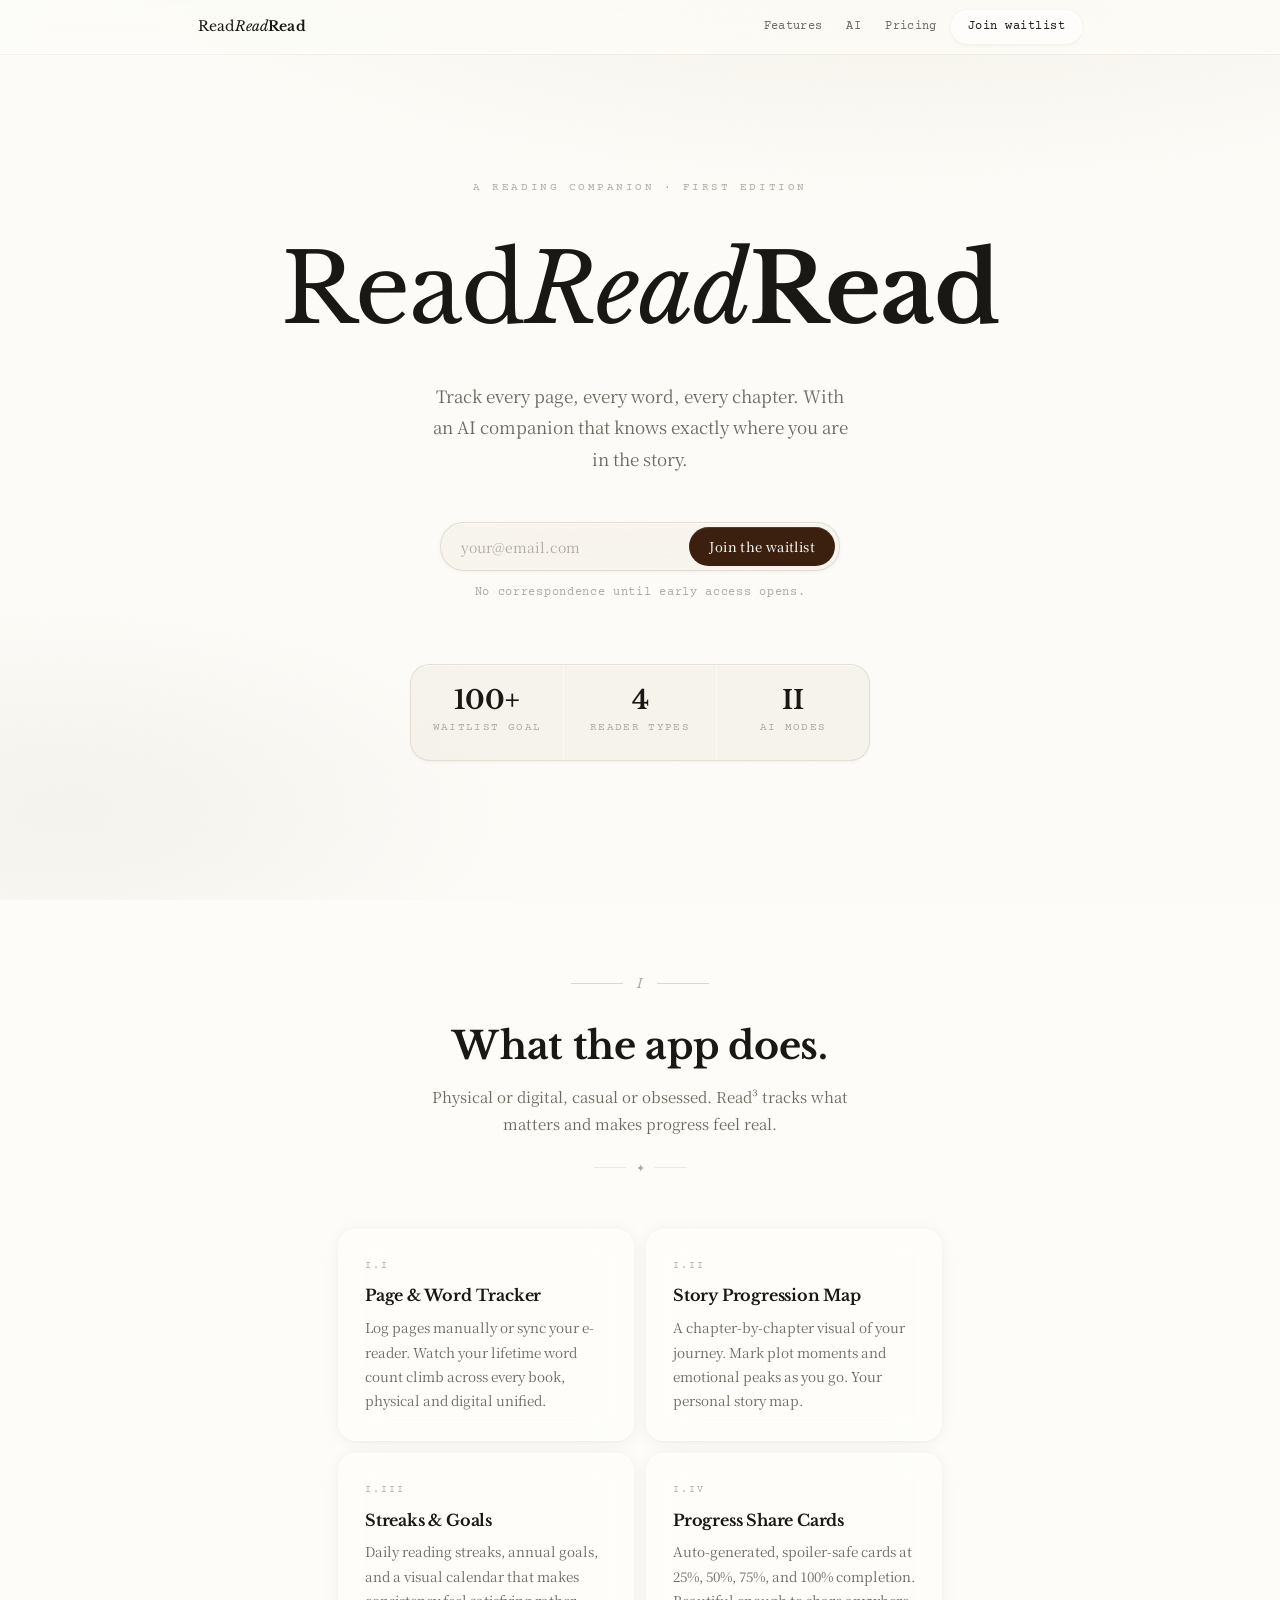
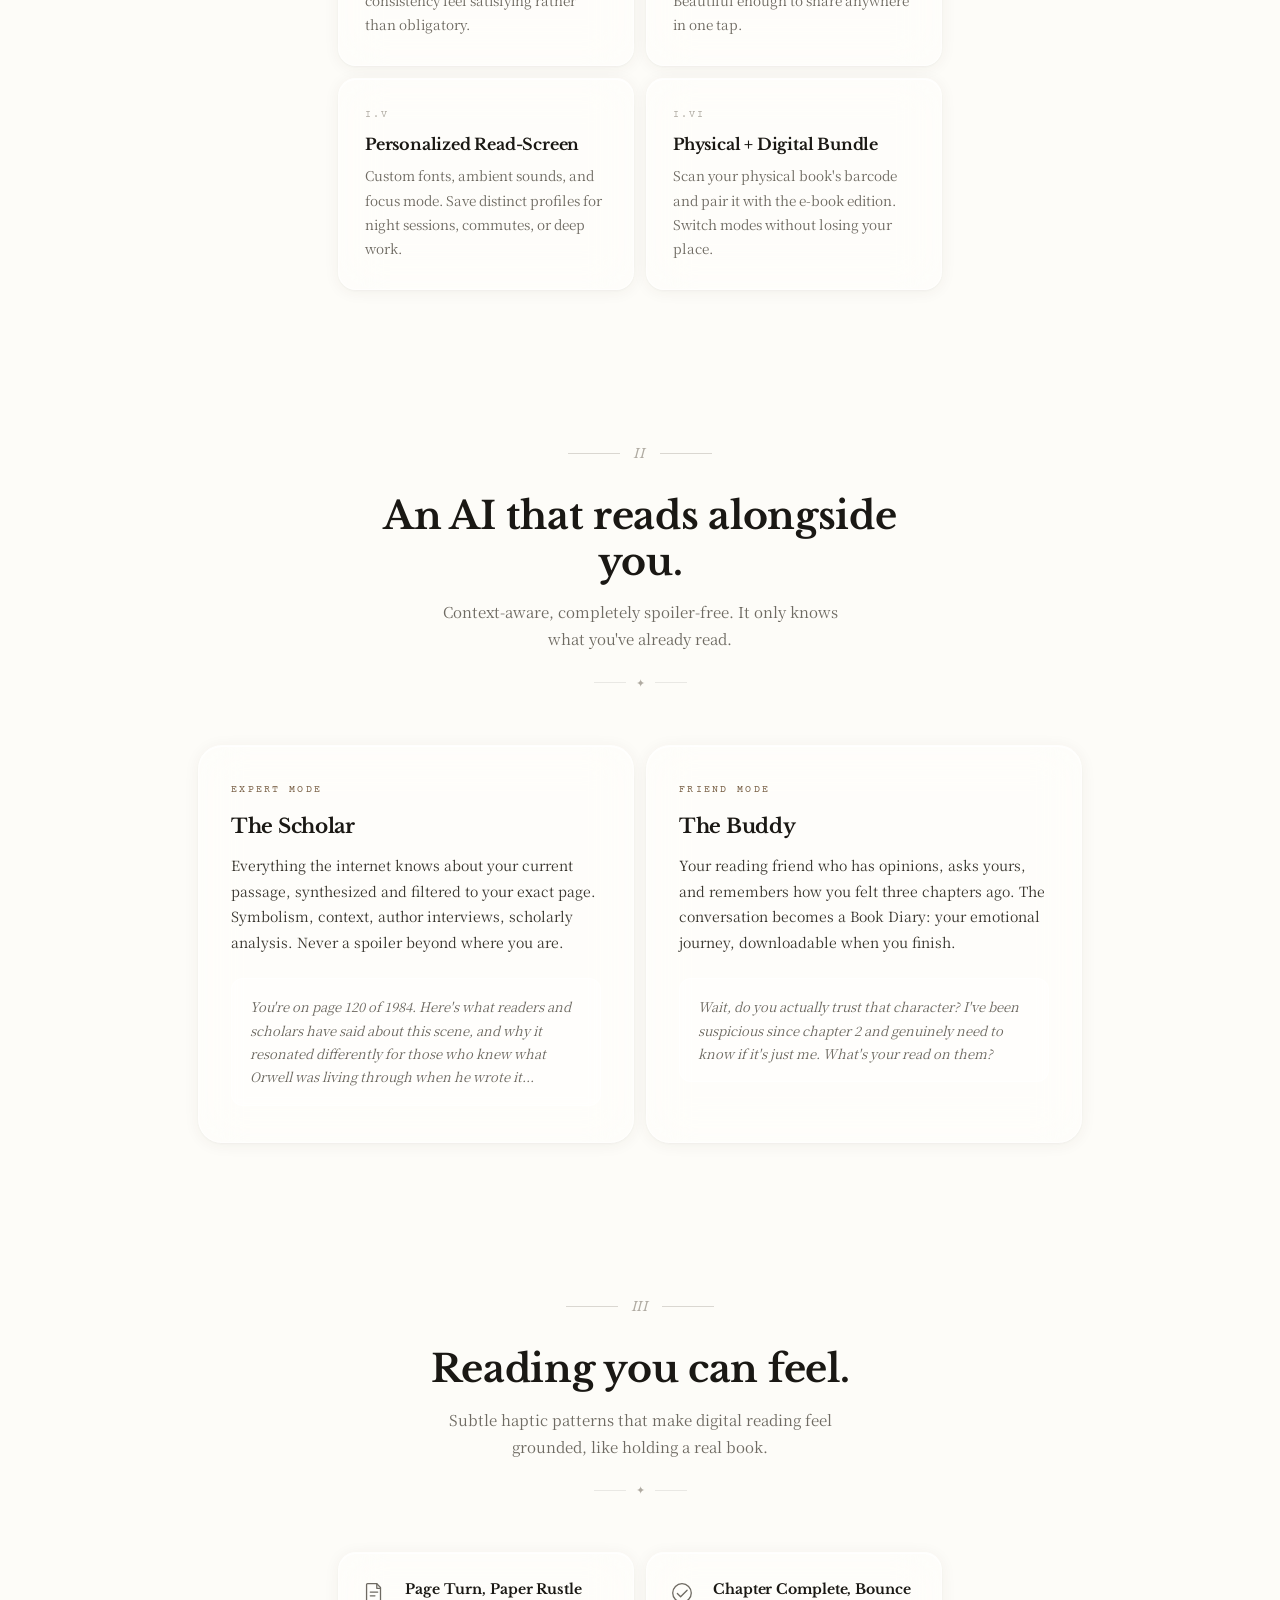
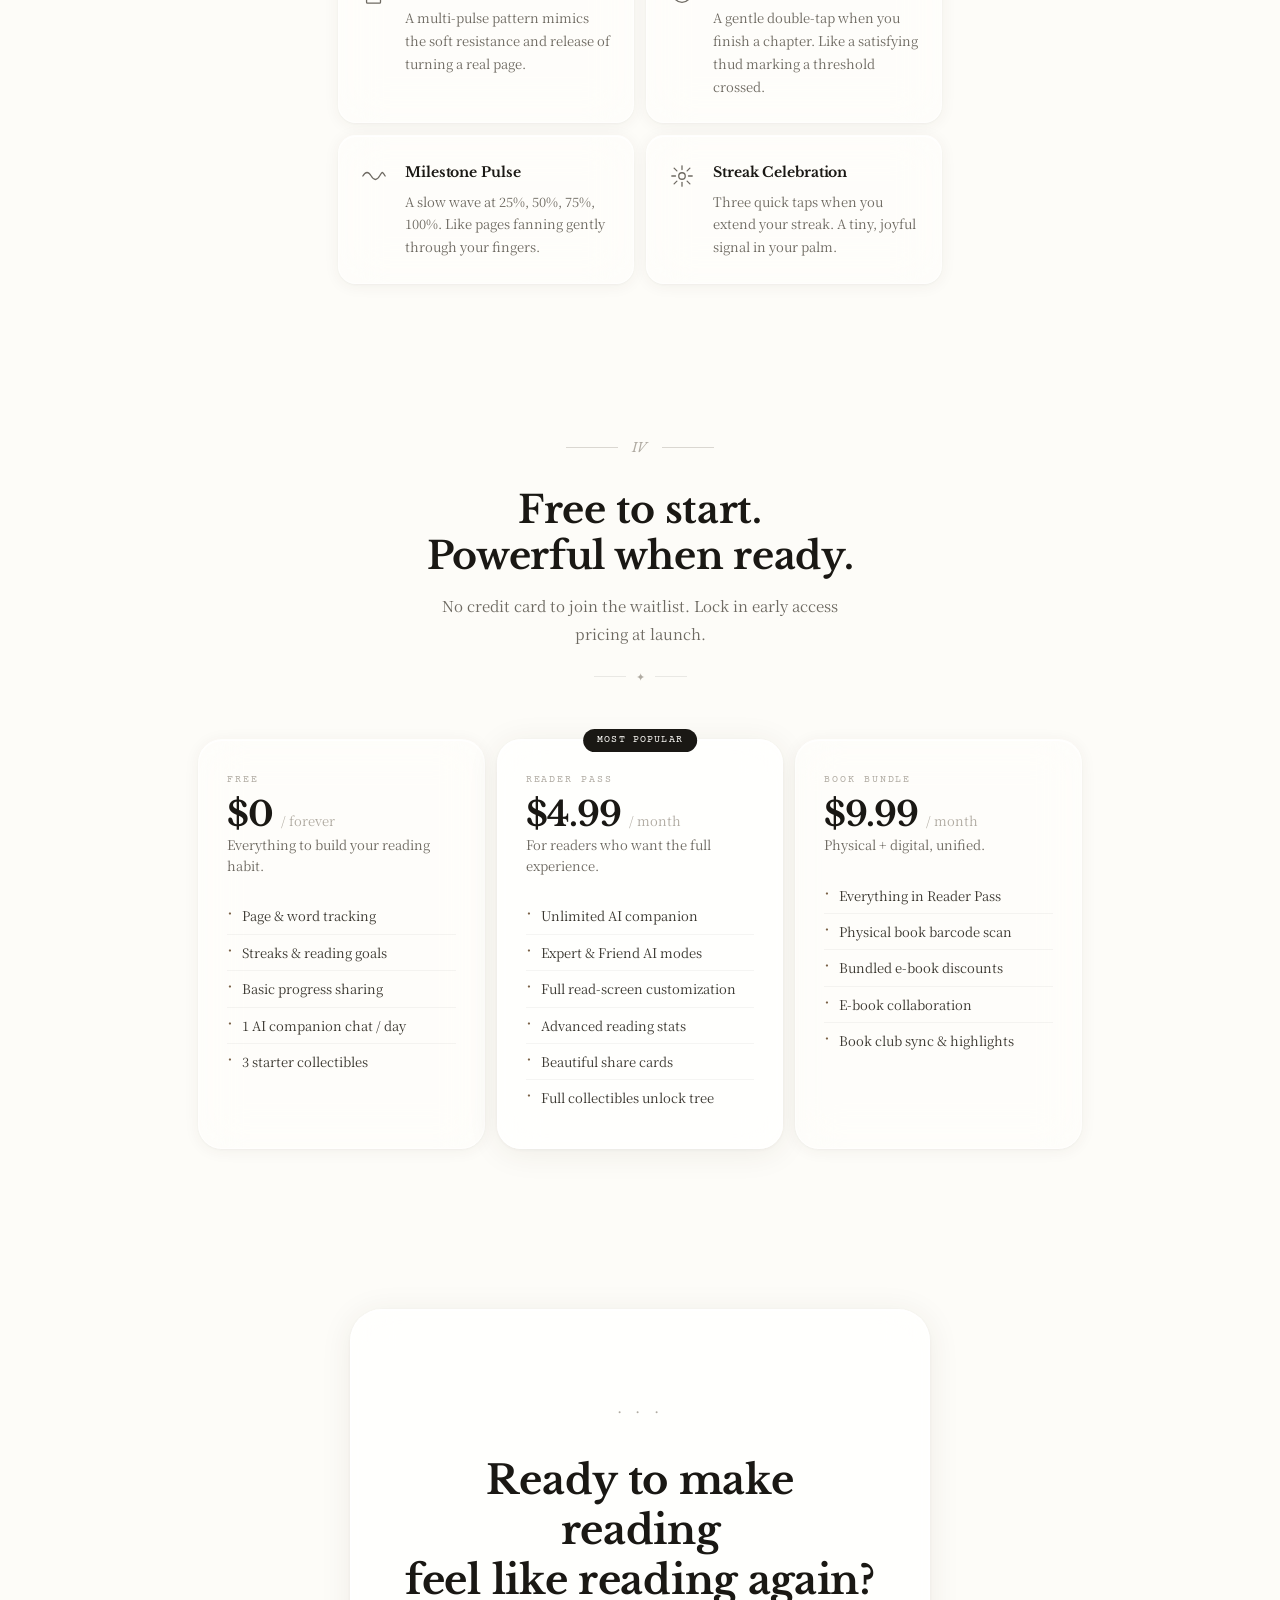
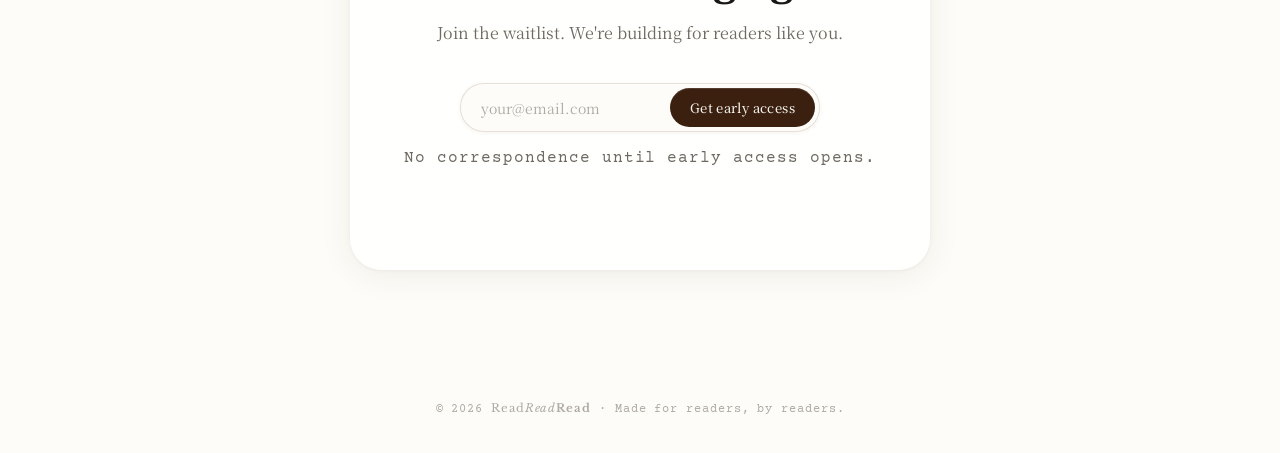
<file: landing_page.html>
<!DOCTYPE html>
<html lang="en">
<head>
  <meta charset="UTF-8" />
  <meta name="viewport" content="width=device-width, initial-scale=1.0" />
  <title>ReadReadRead — Your reading life, alive.</title>
  <link rel="stylesheet" href="ci/tokens.css">
  <style>
    *, *::before, *::after { box-sizing: border-box; margin: 0; padding: 0; }

    :root {
      --paper:   #FDFCF8;
      --ink:     #1A1814;
      --ink-2:   #3A3730;
      --ink-3:   #6E6A62;
      --ink-4:   #B0ABA2;
      --accent:  #7A6248;

      /* liquid glass tokens */
      --g-bg:      rgba(255, 255, 255, 0.42);
      --g-bg-mid:  rgba(255, 255, 255, 0.58);
      --g-bg-full: rgba(255, 255, 255, 0.76);
      --g-border:  rgba(255, 255, 255, 0.52);
      --g-shine:   inset 0 1px 0 rgba(255,255,255,0.90);
      --g-shadow:  0 2px 16px rgba(60,50,30,0.06), 0 1px 3px rgba(60,50,30,0.04);
      --g-shadow-raised: 0 4px 32px rgba(60,50,30,0.08), 0 1px 4px rgba(60,50,30,0.05);
      --blur: blur(22px) saturate(1.6);
    }

    html { scroll-behavior: smooth; }

    body {
      font-family: 'Noto Serif JP', Georgia, serif;
      background: var(--paper);
      color: var(--ink);
      -webkit-font-smoothing: antialiased;
      line-height: 1.8;
      overflow-x: hidden;
    }

    h1, h2, h3, h4, .logo, .chapter-title, .price-n {
      font-family: 'Libre Baskerville', Georgia, serif;
    }

    /* Brand mark: Read · Read italic · Read bold */
    .brand r-1 { font-style: normal;  font-weight: 400; }
    .brand r-2 { font-style: italic;  font-weight: 400; }
    .brand r-3 { font-style: normal;  font-weight: 700; }

    /* ── AMBIENT BG ── */
    .bg {
      position: fixed; inset: 0; z-index: 0;
      background:
        radial-gradient(ellipse 110% 55% at 70% -10%, rgba(225,215,195,0.32) 0%, transparent 60%),
        radial-gradient(ellipse 70%  45% at 5%  90%,  rgba(210,205,190,0.20) 0%, transparent 55%),
        var(--paper);
    }
    .bg::after {
      content: ''; position: absolute; inset: 0; opacity: 0.018;
      background-image: url("data:image/svg+xml,%3Csvg xmlns='http://www.w3.org/2000/svg' width='250' height='250'%3E%3Cfilter id='n'%3E%3CfeTurbulence type='fractalNoise' baseFrequency='0.78' numOctaves='4' stitchTiles='stitch'/%3E%3CfeColorMatrix type='saturate' values='0'/%3E%3C/filter%3E%3Crect width='250' height='250' filter='url(%23n)'/%3E%3C/svg%3E");
    }

    /* ── GLASS MIXIN ── */
    .glass {
      background: var(--g-bg);
      backdrop-filter: var(--blur);
      -webkit-backdrop-filter: var(--blur);
      border: 1px solid var(--g-border);
      box-shadow: var(--g-shine), var(--g-shadow);
    }
    .glass-mid {
      background: var(--g-bg-mid);
      backdrop-filter: var(--blur);
      -webkit-backdrop-filter: var(--blur);
      border: 1px solid var(--g-border);
      box-shadow: var(--g-shine), var(--g-shadow);
    }
    .glass-full {
      background: var(--g-bg-full);
      backdrop-filter: var(--blur);
      -webkit-backdrop-filter: var(--blur);
      border: 1px solid rgba(255,255,255,0.72);
      box-shadow: var(--g-shine), var(--g-shadow-raised);
    }

    .page { position: relative; z-index: 1; }
    .wrap      { max-width: 700px;  margin: 0 auto; padding: 0 48px; }
    .wrap-wide { max-width: 980px;  margin: 0 auto; padding: 0 48px; }

    /* ── NAV ── */
    nav {
      position: fixed; inset: 0 0 auto 0; z-index: 100;
      height: 54px; display: flex; align-items: center;
    }
    .nav-bg {
      position: absolute; inset: 0;
      background: rgba(253,252,248,0.72);
      backdrop-filter: blur(20px) saturate(1.5);
      -webkit-backdrop-filter: blur(20px) saturate(1.5);
      border-bottom: 1px solid rgba(255,255,255,0.55);
      box-shadow: 0 1px 0 rgba(60,50,30,0.05);
    }
    .nav-inner {
      position: relative; z-index: 1;
      width: 100%; max-width: 980px; margin: 0 auto; padding: 0 48px;
      display: flex; align-items: center; justify-content: space-between;
    }
    .logo {
      font-size: 14px; font-weight: 700; font-style: italic;
      color: var(--ink); letter-spacing: 0.01em;
    }
    .nav-center {
      position: absolute; left: 50%; transform: translateX(-50%);
      font-family: 'Noto Serif JP', serif;
      font-size: 10px; letter-spacing: 0.22em;
      color: var(--ink-4); text-transform: uppercase;
    }
    .nav-r { display: flex; align-items: center; gap: 4px; }
    .nav-pill {
      font-family: var(--font-small);
      font-size: 12px; color: var(--ink-3); padding: 4px 10px;
      text-decoration: none; letter-spacing: 0.03em;
      transition: color 0.12s;
    }
    .nav-pill:hover { color: var(--ink); }
    .btn-nav {
      font-family: var(--font-small); font-size: 12px; font-weight: 500;
      color: var(--ink); text-decoration: none; letter-spacing: 0.04em;
      padding: 5px 16px; border-radius: 20px;
      background: var(--g-bg-mid);
      backdrop-filter: blur(12px);
      -webkit-backdrop-filter: blur(12px);
      border: 1px solid var(--g-border);
      box-shadow: var(--g-shine), 0 1px 4px rgba(60,50,30,0.06);
      transition: box-shadow 0.15s;
    }
    .btn-nav:hover { box-shadow: var(--g-shine), 0 3px 12px rgba(60,50,30,0.10); }

    /* ── TITLE PAGE ── */
    .title-page {
      min-height: 100vh;
      display: flex; flex-direction: column;
      align-items: center; justify-content: center;
      text-align: center; padding: 120px 48px 80px;
    }
    .edition {
      font-family: var(--font-small);
      font-size: 10.5px; letter-spacing: 0.24em; text-transform: uppercase;
      color: var(--ink-4); margin-bottom: 44px;
    }
    h1 {
      font-size: clamp(52px, 8vw, 96px);
      font-weight: 700; letter-spacing: -1px; line-height: 1.0; color: var(--ink);
      margin-bottom: 6px;
    }
    h1 em { font-style: italic; font-weight: 400; color: var(--ink-3); }
    .hero-sub {
      font-size: 17px; line-height: 1.85; color: var(--ink-3);
      max-width: 420px; margin: 36px auto 48px;
    }

    /* ornament */
    .orn {
      color: var(--ink-4); letter-spacing: 0.3em;
      font-size: 16px; margin: 28px 0;
    }

    /* ── FORM ── */
    .form-shell { width: 100%; max-width: 400px; }
    .form-row {
      display: flex; overflow: hidden;
      border-radius: 24px;
      background: rgba(245,241,234,0.72);
      backdrop-filter: var(--blur);
      -webkit-backdrop-filter: var(--blur);
      border: 1px solid rgba(210,200,185,0.55);
      box-shadow: inset 0 1px 0 rgba(255,255,255,0.60), 0 1px 4px rgba(60,50,30,0.06);
      padding: 4px 4px 4px 20px;
      gap: 6px;
    }
    .form-row input {
      flex: 1; min-width: 0; border: none; background: transparent;
      font-family: 'Noto Serif JP', serif; font-size: 14px;
      color: var(--ink); outline: none;
    }
    .form-row input::placeholder { color: var(--ink-4); }
    .btn-primary {
      font-family: 'Noto Serif JP', serif; font-size: 13px; font-weight: 500;
      color: rgba(253,252,248,0.96); background: #3B2010;
      border: none; cursor: pointer; padding: 10px 20px; border-radius: 20px;
      letter-spacing: 0.03em; white-space: nowrap;
      transition: opacity 0.15s;
      box-shadow: inset 0 1px 0 rgba(255,255,255,0.12);
    }
    .btn-primary:hover { opacity: 0.82; }
    .form-caption { margin-top: 12px; font-family: var(--font-small); font-size: 11.5px; color: var(--ink-4); letter-spacing: 0.06em; }
    .success { display: none; font-size: 14px; font-style: italic; color: var(--ink-2); padding: 12px 0; }

    /* ── STATS ── */
    .colophon {
      display: flex; gap: 0; margin-top: 60px;
      border-radius: 20px; overflow: hidden;
      max-width: 460px; width: 100%;
      background: rgba(242,238,230,0.65) !important;
      border-color: rgba(210,200,185,0.50) !important;
      box-shadow: inset 0 1px 0 rgba(255,255,255,0.55), 0 1px 3px rgba(60,50,30,0.05) !important;
    }
    .col-item {
      flex: 1; padding: 22px 20px; text-align: center;
      border-right: 1px solid rgba(255,255,255,0.5);
    }
    .col-item:last-child { border: none; }
    .col-n {
      font-family: 'Libre Baskerville', serif;
      font-size: 26px; font-weight: 700; color: var(--ink); line-height: 1;
    }
    .col-l {
      font-family: var(--font-small);
      font-size: 10.5px; color: var(--ink-4);
      margin-top: 6px; letter-spacing: 0.13em; text-transform: uppercase;
    }

    /* ── CHAPTER HEADER ── */
    section { padding: 0 0 80px; }
    .chapter-break { padding: 72px 0 52px; text-align: center; }
    .chapter-num {
      display: flex; align-items: center; justify-content: center;
      gap: 14px; margin-bottom: 28px; color: var(--ink-4);
    }
    .chapter-num::before,
    .chapter-num::after {
      content: ''; flex: 1; max-width: 52px;
      height: 1px; background: var(--ink-4); opacity: 0.45;
    }
    .chapter-num span {
      font-family: 'Libre Baskerville', serif;
      font-size: 13px; font-style: italic; font-weight: 400;
      letter-spacing: 0.04em; color: var(--ink-4);
    }
    .chapter-title {
      font-size: clamp(24px, 3.5vw, 38px); font-weight: 700;
      letter-spacing: -0.3px; color: var(--ink); line-height: 1.2;
      margin-bottom: 14px;
    }
    .chapter-desc {
      font-size: 15px; color: var(--ink-3); line-height: 1.82;
      max-width: 420px; margin: 0 auto;
    }
    .dinkus { display: flex; align-items: center; gap: 10px; justify-content: center; margin-top: 20px; }
    .dinkus-l { width: 32px; height: 1px; background: rgba(0,0,0,0.08); }
    .dinkus-m { font-size: 11px; color: var(--ink-4); }

    /* ── FEATURE FRAMES — glass cards replacing ruled list ── */
    .feat-grid {
      display: grid; grid-template-columns: 1fr 1fr; gap: 12px;
    }
    @media(max-width:600px){ .feat-grid { grid-template-columns: 1fr; } }

    .feat-frame {
      padding: 28px 26px; border-radius: 18px;
      transition: box-shadow 0.2s, transform 0.2s;
    }
    .feat-frame:hover {
      box-shadow: var(--g-shine), var(--g-shadow-raised);
      transform: translateY(-2px);
    }
    .feat-tag {
      font-family: var(--font-small);
      font-size: 9.5px; letter-spacing: 0.2em; text-transform: uppercase;
      color: var(--ink-4); display: block; margin-bottom: 10px;
    }
    .feat-frame h3 {
      font-size: 16px; font-weight: 700; color: var(--ink);
      letter-spacing: -0.2px; margin-bottom: 9px; line-height: 1.3;
    }
    .feat-frame p { font-size: 13.5px; color: var(--ink-3); line-height: 1.8; }

    /* ── AI FRAMES ── */
    .ai-grid { display: grid; grid-template-columns: 1fr 1fr; gap: 12px; margin-top: 0; }
    @media(max-width:640px){ .ai-grid { grid-template-columns: 1fr; } }

    .ai-frame {
      padding: 36px 32px; border-radius: 24px;
    }
    .ai-mode {
      font-family: var(--font-small);
      font-size: 9.5px; letter-spacing: 0.24em; text-transform: uppercase;
      color: var(--accent); display: block; margin-bottom: 14px;
    }
    .ai-frame h3 {
      font-size: 20px; font-weight: 700; color: var(--ink);
      letter-spacing: -0.3px; margin-bottom: 14px; line-height: 1.3;
    }
    .ai-frame p { font-size: 14px; color: var(--ink-2); line-height: 1.85; }
    .ai-quote {
      margin-top: 22px; padding: 16px 18px;
      background: rgba(255,255,255,0.45);
      border-radius: 12px;
      border: 1px solid rgba(255,255,255,0.6);
      font-size: 13px; color: var(--ink-3); line-height: 1.8; font-style: italic;
    }

    /* ── HAPTIC FRAMES ── */
    .haptic-grid { display: grid; grid-template-columns: 1fr 1fr; gap: 12px; }
    @media(max-width:580px){ .haptic-grid { grid-template-columns: 1fr; } }

    .haptic-frame {
      display: flex; gap: 18px; align-items: flex-start;
      padding: 24px 22px; border-radius: 18px;
    }
    .haptic-svg { width: 26px; height: 26px; flex-shrink: 0; margin-top: 3px; color: var(--ink-3); }
    .haptic-frame h4 {
      font-size: 14px; font-weight: 700; color: var(--ink);
      letter-spacing: -0.1px; margin-bottom: 5px;
    }
    .haptic-frame p { font-size: 13px; color: var(--ink-3); line-height: 1.75; }

    /* ── PRICING FRAMES ── */
    .pricing-grid { display: grid; grid-template-columns: repeat(3,1fr); gap: 12px; }
    @media(max-width:680px){ .pricing-grid { grid-template-columns: 1fr; max-width: 360px; margin: 0 auto; } }

    .p-frame {
      padding: 32px 28px; border-radius: 24px; position: relative;
    }
    .p-frame.featured {
      background: var(--g-bg-full) !important;
      border-color: rgba(255,255,255,0.80) !important;
      box-shadow: var(--g-shine), var(--g-shadow-raised) !important;
    }
    .p-pill {
      position: absolute; top: -11px; left: 50%; transform: translateX(-50%);
      background: var(--ink); color: var(--paper);
      font-family: var(--font-small);
      font-size: 9.5px; font-weight: 500; letter-spacing: 0.12em;
      padding: 3px 14px; border-radius: 20px; text-transform: uppercase;
      white-space: nowrap;
    }
    .p-tier {
      font-family: var(--font-small);
      font-size: 9.5px; letter-spacing: 0.2em; text-transform: uppercase;
      color: var(--ink-4); margin-bottom: 8px;
    }
    .price-n {
      font-size: 34px; font-weight: 700; letter-spacing: -1px;
      color: var(--ink); line-height: 1; margin-bottom: 4px;
    }
    .price-n small {
      font-family: 'Noto Serif JP', serif;
      font-size: 13px; font-weight: 400; color: var(--ink-4); letter-spacing: 0;
    }
    .p-tagline { font-size: 13px; color: var(--ink-3); margin-bottom: 22px; line-height: 1.6; }
    .p-list { list-style: none; }
    .p-list li {
      font-size: 13px; color: var(--ink-2); padding: 6px 0;
      display: flex; align-items: flex-start; gap: 9px;
      border-bottom: 1px solid rgba(0,0,0,0.04);
    }
    .p-list li:last-child { border: none; }
    .p-list li::before {
      content: '·'; color: var(--accent);
      font-size: 18px; line-height: 1; flex-shrink: 0; margin-top: -1px;
    }

    /* ── CTA ── */
    .cta-wrap { padding: 80px 24px 96px; display: flex; justify-content: center; }
    .cta-frame {
      max-width: 580px; width: 100%;
      padding: 60px 52px; text-align: center; border-radius: 32px;
    }
    .cta-frame h2 {
      font-size: clamp(26px, 4vw, 40px); font-weight: 700;
      letter-spacing: -0.3px; color: var(--ink); margin-bottom: 14px; line-height: 1.25;
    }
    .cta-frame p {
      font-size: 16px; color: var(--ink-3); line-height: 1.8;
      margin-bottom: 36px;
    }

    /* ── FOOTER ── */
    footer {
      text-align: center; padding: 32px;
      font-family: var(--font-small);
      font-size: 11.5px; color: var(--ink-4); letter-spacing: 0.08em;
    }

    @media(max-width:540px){
      .wrap, .wrap-wide { padding: 0 24px; }
      nav .nav-inner { padding: 0 24px; }
      .nav-r .nav-pill { display: none; }
      .cta-frame { padding: 40px 24px; }
    }
  </style>
</head>
<body>

<div class="bg"></div>
<div class="page">

  <!-- NAV -->
  <nav>
    <div class="nav-bg"></div>
    <div class="nav-inner">
      <div class="logo brand"><r-1>Read</r-1><r-2>Read</r-2><r-3>Read</r-3></div>

      <div class="nav-r">
        <a href="#features" class="nav-pill">Features</a>
        <a href="#ai"       class="nav-pill">AI</a>
        <a href="#pricing"  class="nav-pill">Pricing</a>
        <a href="#waitlist" class="btn-nav">Join waitlist</a>
      </div>
    </div>
  </nav>

  <!-- TITLE PAGE -->
  <div class="title-page">
    <div class="edition">A Reading Companion · First Edition</div>

    <h1 class="brand"><r-1>Read</r-1><r-2>Read</r-2><r-3>Read</r-3></h1>

    <p class="hero-sub">
      Track every page, every word, every chapter. With an AI companion that knows exactly where you are in the story.
    </p>

    <div class="form-shell" id="waitlist">
      <form class="form-row" onsubmit="handleSubmit(event, this)">
        <input type="email" placeholder="your@email.com" required />
        <button class="btn-primary" type="submit">Join the waitlist</button>
      </form>
      <div class="success" id="s-hero">You're on the list. We'll reach out when early access opens.</div>
      <p class="form-caption">No correspondence until early access opens.</p>
    </div>

    <div class="colophon glass">
      <div class="col-item">
        <div class="col-n">100+</div>
        <div class="col-l">Waitlist goal</div>
      </div>
      <div class="col-item">
        <div class="col-n">4</div>
        <div class="col-l">Reader types</div>
      </div>
      <div class="col-item">
        <div class="col-n">II</div>
        <div class="col-l">AI modes</div>
      </div>
    </div>
  </div>

  <!-- CHAPTER I -->
  <section id="features">
    <div class="wrap">
      <div class="chapter-break">
        <div class="chapter-num"><span>I</span></div>
        <h2 class="chapter-title">What the app does.</h2>
        <p class="chapter-desc">Physical or digital, casual or obsessed. Read³ tracks what matters and makes progress feel real.</p>
        <div class="dinkus"><div class="dinkus-l"></div><span class="dinkus-m">✦</span><div class="dinkus-l"></div></div>
      </div>

      <div class="feat-grid">
        <div class="feat-frame glass">
          <span class="feat-tag">I.i</span>
          <h3>Page & Word Tracker</h3>
          <p>Log pages manually or sync your e-reader. Watch your lifetime word count climb across every book, physical and digital unified.</p>
        </div>
        <div class="feat-frame glass">
          <span class="feat-tag">I.ii</span>
          <h3>Story Progression Map</h3>
          <p>A chapter-by-chapter visual of your journey. Mark plot moments and emotional peaks as you go. Your personal story map.</p>
        </div>
        <div class="feat-frame glass">
          <span class="feat-tag">I.iii</span>
          <h3>Streaks & Goals</h3>
          <p>Daily reading streaks, annual goals, and a visual calendar that makes consistency feel satisfying rather than obligatory.</p>
        </div>
        <div class="feat-frame glass">
          <span class="feat-tag">I.iv</span>
          <h3>Progress Share Cards</h3>
          <p>Auto-generated, spoiler-safe cards at 25%, 50%, 75%, and 100% completion. Beautiful enough to share anywhere in one tap.</p>
        </div>
        <div class="feat-frame glass">
          <span class="feat-tag">I.v</span>
          <h3>Personalized Read-Screen</h3>
          <p>Custom fonts, ambient sounds, and focus mode. Save distinct profiles for night sessions, commutes, or deep work.</p>
        </div>
        <div class="feat-frame glass">
          <span class="feat-tag">I.vi</span>
          <h3>Physical + Digital Bundle</h3>
          <p>Scan your physical book's barcode and pair it with the e-book edition. Switch modes without losing your place.</p>
        </div>
      </div>
    </div>
  </section>

  <!-- CHAPTER II -->
  <section id="ai">
    <div class="wrap">
      <div class="chapter-break">
        <div class="chapter-num"><span>II</span></div>
        <h2 class="chapter-title">An AI that reads alongside you.</h2>
        <p class="chapter-desc">Context-aware, completely spoiler-free. It only knows what you've already read.</p>
        <div class="dinkus"><div class="dinkus-l"></div><span class="dinkus-m">✦</span><div class="dinkus-l"></div></div>
      </div>
    </div>
    <div class="wrap-wide">
      <div class="ai-grid">
        <div class="ai-frame glass">
          <span class="ai-mode">Expert Mode</span>
          <h3>The Scholar</h3>
          <p>Everything the internet knows about your current passage, synthesized and filtered to your exact page. Symbolism, context, author interviews, scholarly analysis. Never a spoiler beyond where you are.</p>
          <div class="ai-quote">
            You're on page 120 of 1984. Here's what readers and scholars have said about this scene, and why it resonated differently for those who knew what Orwell was living through when he wrote it...
          </div>
        </div>
        <div class="ai-frame glass">
          <span class="ai-mode">Friend Mode</span>
          <h3>The Buddy</h3>
          <p>Your reading friend who has opinions, asks yours, and remembers how you felt three chapters ago. The conversation becomes a Book Diary: your emotional journey, downloadable when you finish.</p>
          <div class="ai-quote">
            Wait, do you actually trust that character? I've been suspicious since chapter 2 and genuinely need to know if it's just me. What's your read on them?
          </div>
        </div>
      </div>
    </div>
  </section>

  <!-- CHAPTER III -->
  <section>
    <div class="wrap">
      <div class="chapter-break">
        <div class="chapter-num"><span>III</span></div>
        <h2 class="chapter-title">Reading you can feel.</h2>
        <p class="chapter-desc">Subtle haptic patterns that make digital reading feel grounded, like holding a real book.</p>
        <div class="dinkus"><div class="dinkus-l"></div><span class="dinkus-m">✦</span><div class="dinkus-l"></div></div>
      </div>

      <div class="haptic-grid">
        <div class="haptic-frame glass">
          <svg class="haptic-svg" viewBox="0 0 28 28" fill="none" stroke="currentColor" stroke-width="1.4" stroke-linecap="round" stroke-linejoin="round">
            <path d="M7 4h10l4 4v16a1 1 0 0 1-1 1H7a1 1 0 0 1-1-1V5a1 1 0 0 1 1-1Z"/><path d="M17 4v5h4"/><line x1="10" y1="13" x2="18" y2="13"/><line x1="10" y1="17" x2="15" y2="17"/>
          </svg>
          <div>
            <h4>Page Turn, Paper Rustle</h4>
            <p>A multi-pulse pattern mimics the soft resistance and release of turning a real page.</p>
          </div>
        </div>
        <div class="haptic-frame glass">
          <svg class="haptic-svg" viewBox="0 0 28 28" fill="none" stroke="currentColor" stroke-width="1.4" stroke-linecap="round" stroke-linejoin="round">
            <circle cx="14" cy="14" r="10"/><path d="M9 14.5l3.5 3.5 7-7"/>
          </svg>
          <div>
            <h4>Chapter Complete, Bounce</h4>
            <p>A gentle double-tap when you finish a chapter. Like a satisfying thud marking a threshold crossed.</p>
          </div>
        </div>
        <div class="haptic-frame glass">
          <svg class="haptic-svg" viewBox="0 0 28 28" fill="none" stroke="currentColor" stroke-width="1.4" stroke-linecap="round">
            <path d="M2 14 C5 9, 8 9, 11 14 S17 19, 20 14 S23 9, 26 14"/>
          </svg>
          <div>
            <h4>Milestone Pulse</h4>
            <p>A slow wave at 25%, 50%, 75%, 100%. Like pages fanning gently through your fingers.</p>
          </div>
        </div>
        <div class="haptic-frame glass">
          <svg class="haptic-svg" viewBox="0 0 28 28" fill="none" stroke="currentColor" stroke-width="1.4" stroke-linecap="round">
            <line x1="14" y1="3"  x2="14" y2="7" /><line x1="14" y1="21" x2="14" y2="25"/>
            <line x1="3"  y1="14" x2="7"  y2="14"/><line x1="21" y1="14" x2="25" y2="14"/>
            <line x1="5.5" y1="5.5" x2="8.5" y2="8.5"/><line x1="19.5" y1="19.5" x2="22.5" y2="22.5"/>
            <line x1="22.5" y1="5.5" x2="19.5" y2="8.5"/><line x1="8.5" y1="19.5" x2="5.5" y2="22.5"/>
            <circle cx="14" cy="14" r="3.5"/>
          </svg>
          <div>
            <h4>Streak Celebration</h4>
            <p>Three quick taps when you extend your streak. A tiny, joyful signal in your palm.</p>
          </div>
        </div>
      </div>
    </div>
  </section>

  <!-- CHAPTER IV -->
  <section id="pricing">
    <div class="wrap">
      <div class="chapter-break">
        <div class="chapter-num"><span>IV</span></div>
        <h2 class="chapter-title">Free to start.<br>Powerful when ready.</h2>
        <p class="chapter-desc">No credit card to join the waitlist. Lock in early access pricing at launch.</p>
        <div class="dinkus"><div class="dinkus-l"></div><span class="dinkus-m">✦</span><div class="dinkus-l"></div></div>
      </div>
    </div>
    <div class="wrap-wide">
      <div class="pricing-grid">
        <div class="p-frame glass">
          <div class="p-tier">Free</div>
          <div class="price-n">$0 <small>/ forever</small></div>
          <div class="p-tagline">Everything to build your reading habit.</div>
          <ul class="p-list">
            <li>Page & word tracking</li>
            <li>Streaks & reading goals</li>
            <li>Basic progress sharing</li>
            <li>1 AI companion chat / day</li>
            <li>3 starter collectibles</li>
          </ul>
        </div>
        <div class="p-frame glass featured">
          <div class="p-tier">Reader Pass</div>
          <div class="p-pill">Most popular</div>
          <div class="price-n">$4.99 <small>/ month</small></div>
          <div class="p-tagline">For readers who want the full experience.</div>
          <ul class="p-list">
            <li>Unlimited AI companion</li>
            <li>Expert & Friend AI modes</li>
            <li>Full read-screen customization</li>
            <li>Advanced reading stats</li>
            <li>Beautiful share cards</li>
            <li>Full collectibles unlock tree</li>
          </ul>
        </div>
        <div class="p-frame glass">
          <div class="p-tier">Book Bundle</div>
          <div class="price-n">$9.99 <small>/ month</small></div>
          <div class="p-tagline">Physical + digital, unified.</div>
          <ul class="p-list">
            <li>Everything in Reader Pass</li>
            <li>Physical book barcode scan</li>
            <li>Bundled e-book discounts</li>
            <li>E-book collaboration</li>
            <li>Book club sync & highlights</li>
          </ul>
        </div>
      </div>
    </div>
  </section>

  <!-- CTA -->
  <div class="cta-wrap">
    <div class="cta-frame glass-full">
      <div class="orn">· · ·</div>
      <h2>Ready to make reading<br>feel like reading again?</h2>
      <p>Join the waitlist. We're building for readers like you.</p>
      <div style="max-width:360px; margin:0 auto;">
        <form class="form-row" onsubmit="handleSubmit(event, this)" style="background:rgba(253,252,248,0.85);">
          <input type="email" placeholder="your@email.com" required />
          <button class="btn-primary" type="submit">Get early access</button>
        </form>
      </div>
      <p class="form-caption" style="margin-top:12px;">No correspondence until early access opens.</p>
    </div>
  </div>

  <footer>© 2026 <span class="brand" style="font-family:'Libre Baskerville',serif;"><r-1>Read</r-1><r-2>Read</r-2><r-3>Read</r-3></span> · Made for readers, by readers.</footer>

</div>

<script>
  function handleSubmit(e, form) {
    e.preventDefault();
    form.style.display = 'none';
    const hero = document.getElementById('s-hero');
    if (hero && form.closest('#waitlist')) {
      hero.style.display = 'block';
    } else {
      const m = document.createElement('p');
      m.style.cssText = 'font-size:14px;font-style:italic;color:#3A3730;margin-top:10px;text-align:center;';
      m.textContent = "You're on the list. We'll reach out when early access opens.";
      form.parentNode.insertBefore(m, form.nextSibling);
    }
    console.log('signup:', form.querySelector('input').value);
  }
</script>
</body>
</html>
</file>
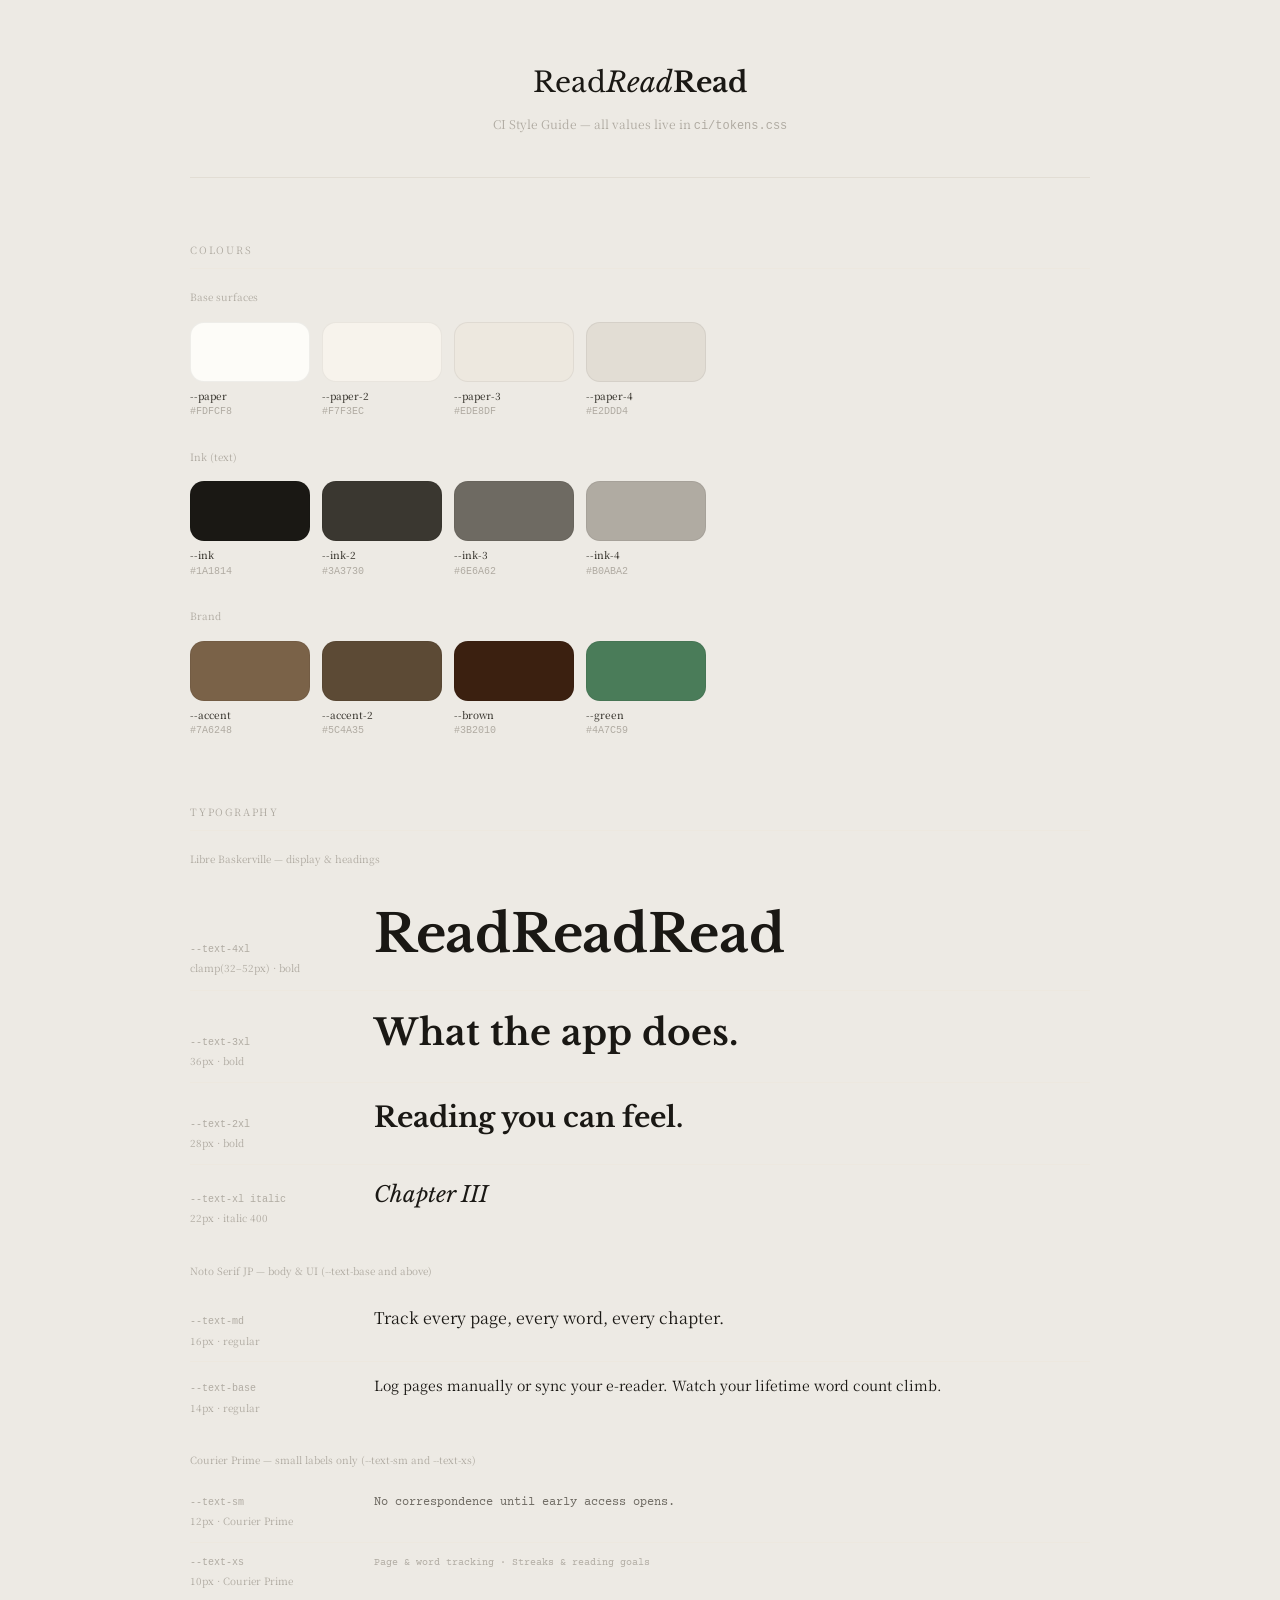
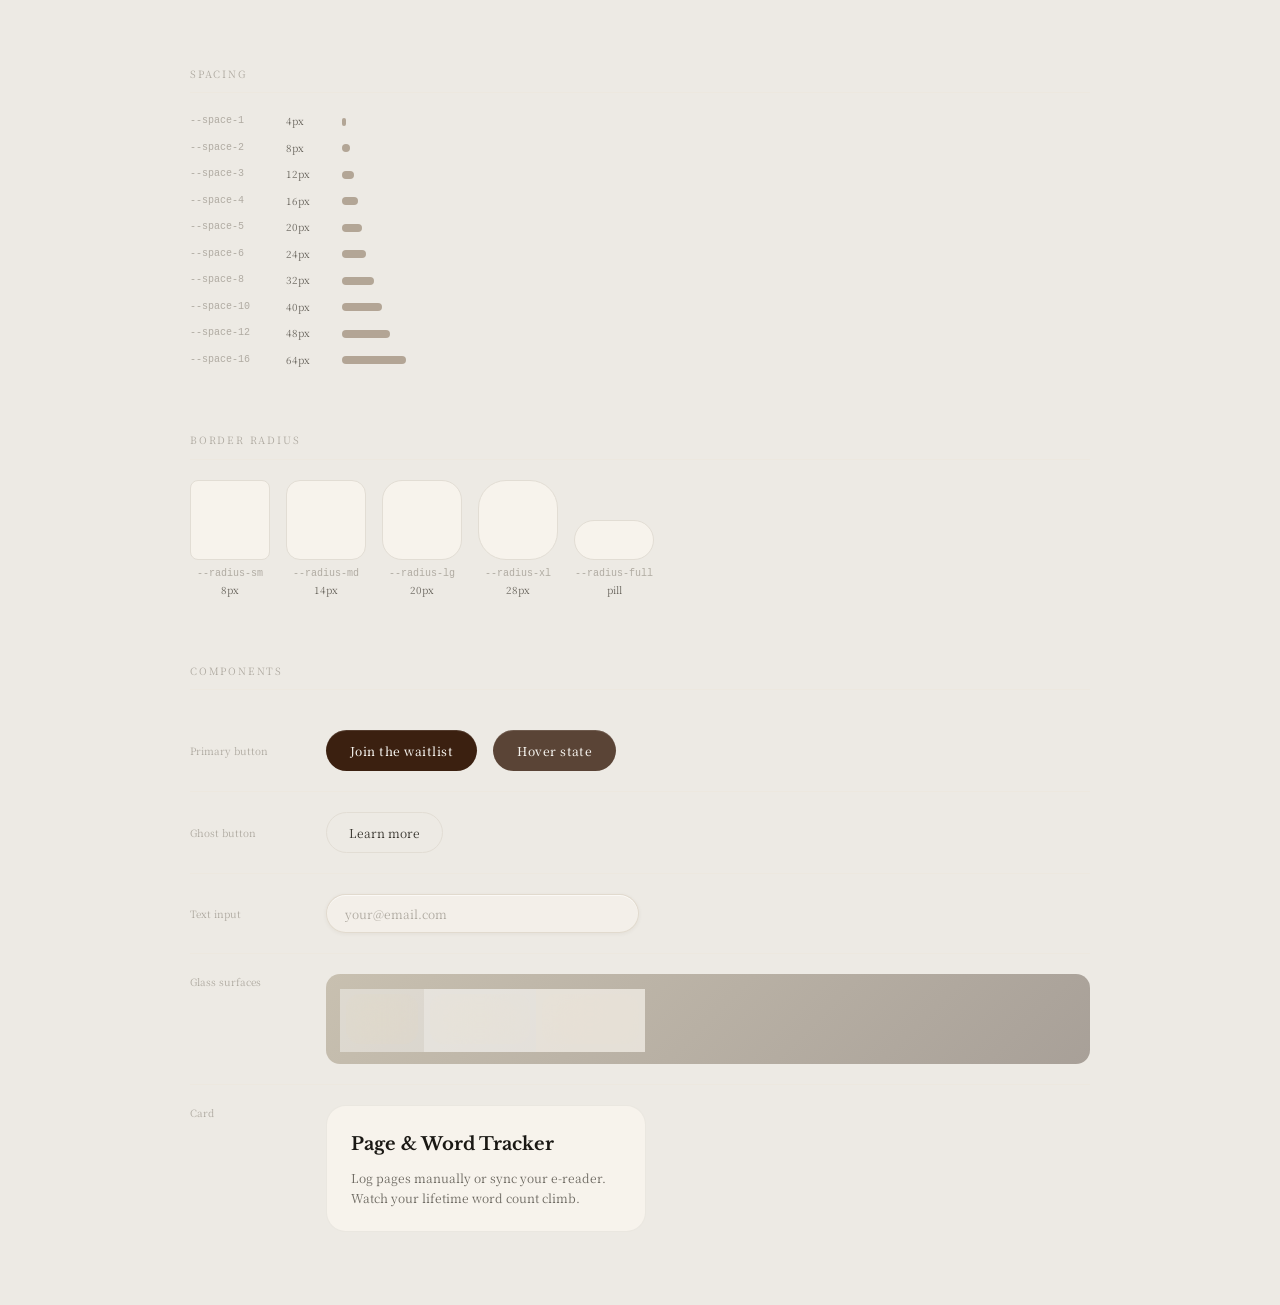
<file: ci/style-guide.html>
<!DOCTYPE html>
<html lang="en">
<head>
<meta charset="UTF-8">
<meta name="viewport" content="width=device-width, initial-scale=1.0">
<title>ReadReadRead — CI Style Guide</title>
<link rel="stylesheet" href="tokens.css">
<style>
  body { background: #EDEAE4; padding: 60px 40px; }

  .guide-wrap { max-width: 900px; margin: 0 auto; display: flex; flex-direction: column; gap: 64px; }

  /* header */
  .guide-header { text-align: center; padding-bottom: 40px; border-bottom: 1px solid var(--paper-4); }
  .guide-header .brand { font-family: var(--font-display); font-size: 28px; color: var(--ink); }
  .guide-header .brand r-2 { font-style: italic; }
  .guide-header .brand r-3 { font-weight: 700; }
  .guide-header p { font-size: var(--text-sm); color: var(--ink-4); margin-top: 8px; }

  /* section */
  .section-label {
    font-family: var(--font-body); font-size: var(--text-xs);
    color: var(--ink-4); letter-spacing: 0.18em; text-transform: uppercase;
    margin-bottom: 20px; padding-bottom: 10px;
    border-bottom: 1px solid var(--paper-3);
  }

  /* colour grid */
  .colour-grid { display: flex; flex-wrap: wrap; gap: 12px; }
  .colour-chip { width: 120px; }
  .colour-swatch {
    height: 60px; border-radius: var(--radius-md);
    border: 1px solid rgba(0,0,0,0.06);
  }
  .colour-name { font-size: var(--text-xs); font-weight: var(--weight-medium); color: var(--ink-2); margin-top: 6px; }
  .colour-hex  { font-size: var(--text-xs); color: var(--ink-4); font-family: monospace; }

  /* type scale */
  .type-row {
    display: flex; align-items: baseline; gap: 24px;
    padding: 12px 0; border-bottom: 1px solid var(--paper-3);
  }
  .type-row:last-child { border-bottom: none; }
  .type-meta { width: 160px; flex-shrink: 0; }
  .type-meta .t-label { font-size: var(--text-xs); color: var(--ink-4); font-family: monospace; }
  .type-meta .t-spec  { font-size: var(--text-xs); color: var(--ink-4); margin-top: 2px; }
  .type-sample { color: var(--ink); }

  /* spacing */
  .space-grid { display: flex; flex-direction: column; gap: 10px; }
  .space-row { display: flex; align-items: center; gap: 16px; }
  .space-bar-wrap { flex: 1; }
  .space-bar { height: 8px; background: var(--accent); border-radius: 4px; opacity: 0.5; }
  .space-label { width: 80px; font-size: var(--text-xs); color: var(--ink-4); font-family: monospace; }
  .space-val   { width: 40px; font-size: var(--text-xs); color: var(--ink-3); }

  /* radius */
  .radius-grid { display: flex; gap: 16px; flex-wrap: wrap; align-items: flex-end; }
  .radius-chip { text-align: center; }
  .radius-box {
    background: var(--paper-2); border: 1px solid var(--paper-4);
    width: 80px; height: 80px;
  }
  .radius-chip .r-label { font-size: var(--text-xs); color: var(--ink-4); margin-top: 6px; font-family: monospace; }
  .radius-chip .r-val   { font-size: var(--text-xs); color: var(--ink-3); }

  /* components */
  .comp-row { display: flex; gap: 16px; flex-wrap: wrap; align-items: center; padding: 20px 0; border-bottom: 1px solid var(--paper-3); }
  .comp-row:last-child { border-bottom: none; }
  .comp-label { width: 120px; font-size: var(--text-xs); color: var(--ink-4); }

  /* glass preview */
  .glass-bg {
    background: linear-gradient(135deg, #C8C0B0, #A8A098);
    border-radius: var(--radius-md); padding: 20px;
    display: flex; gap: 12px;
  }
  .glass-demo { padding: 14px 20px; border-radius: var(--radius-md); font-size: var(--text-sm); color: var(--ink-2); }

  /* input */
  .input-demo {
    font-family: var(--font-body); font-size: var(--text-sm);
    color: var(--ink); background: var(--g-bg-full);
    border: 1px solid var(--g-border);
    border-radius: var(--radius-full);
    padding: 10px 18px; outline: none;
    box-shadow: var(--g-shine), var(--g-shadow);
  }
  .input-demo::placeholder { color: var(--ink-4); }
</style>
</head>
<body>
<div class="guide-wrap">

  <!-- Header -->
  <div class="guide-header">
    <div class="brand"><r-1>Read</r-1><r-2>Read</r-2><r-3>Read</r-3></div>
    <p>CI Style Guide — all values live in <code>ci/tokens.css</code></p>
  </div>

  <!-- COLOURS -->
  <div>
    <div class="section-label">Colours</div>

    <p style="font-size:var(--text-xs);color:var(--ink-4);margin-bottom:16px;">Base surfaces</p>
    <div class="colour-grid" style="margin-bottom:28px;">
      <div class="colour-chip"><div class="colour-swatch" style="background:#FDFCF8;"></div><div class="colour-name">--paper</div><div class="colour-hex">#FDFCF8</div></div>
      <div class="colour-chip"><div class="colour-swatch" style="background:#F7F3EC;"></div><div class="colour-name">--paper-2</div><div class="colour-hex">#F7F3EC</div></div>
      <div class="colour-chip"><div class="colour-swatch" style="background:#EDE8DF;"></div><div class="colour-name">--paper-3</div><div class="colour-hex">#EDE8DF</div></div>
      <div class="colour-chip"><div class="colour-swatch" style="background:#E2DDD4;"></div><div class="colour-name">--paper-4</div><div class="colour-hex">#E2DDD4</div></div>
    </div>

    <p style="font-size:var(--text-xs);color:var(--ink-4);margin-bottom:16px;">Ink (text)</p>
    <div class="colour-grid" style="margin-bottom:28px;">
      <div class="colour-chip"><div class="colour-swatch" style="background:#1A1814;"></div><div class="colour-name">--ink</div><div class="colour-hex">#1A1814</div></div>
      <div class="colour-chip"><div class="colour-swatch" style="background:#3A3730;"></div><div class="colour-name">--ink-2</div><div class="colour-hex">#3A3730</div></div>
      <div class="colour-chip"><div class="colour-swatch" style="background:#6E6A62;"></div><div class="colour-name">--ink-3</div><div class="colour-hex">#6E6A62</div></div>
      <div class="colour-chip"><div class="colour-swatch" style="background:#B0ABA2;"></div><div class="colour-name">--ink-4</div><div class="colour-hex">#B0ABA2</div></div>
    </div>

    <p style="font-size:var(--text-xs);color:var(--ink-4);margin-bottom:16px;">Brand</p>
    <div class="colour-grid">
      <div class="colour-chip"><div class="colour-swatch" style="background:#7A6248;"></div><div class="colour-name">--accent</div><div class="colour-hex">#7A6248</div></div>
      <div class="colour-chip"><div class="colour-swatch" style="background:#5C4A35;"></div><div class="colour-name">--accent-2</div><div class="colour-hex">#5C4A35</div></div>
      <div class="colour-chip"><div class="colour-swatch" style="background:#3B2010;"></div><div class="colour-name">--brown</div><div class="colour-hex">#3B2010</div></div>
      <div class="colour-chip"><div class="colour-swatch" style="background:#4A7C59;"></div><div class="colour-name">--green</div><div class="colour-hex">#4A7C59</div></div>
    </div>
  </div>

  <!-- TYPOGRAPHY -->
  <div>
    <div class="section-label">Typography</div>

    <div style="margin-bottom:24px;">
      <p style="font-size:var(--text-xs);color:var(--ink-4);margin-bottom:12px;">Libre Baskerville — display & headings</p>
      <div class="type-row">
        <div class="type-meta"><div class="t-label">--text-4xl</div><div class="t-spec">clamp(32–52px) · bold</div></div>
        <div class="type-sample" style="font-family:var(--font-display);font-size:clamp(32px,5vw,52px);font-weight:700;letter-spacing:var(--tracking-tight);">ReadReadRead</div>
      </div>
      <div class="type-row">
        <div class="type-meta"><div class="t-label">--text-3xl</div><div class="t-spec">36px · bold</div></div>
        <div class="type-sample" style="font-family:var(--font-display);font-size:36px;font-weight:700;">What the app does.</div>
      </div>
      <div class="type-row">
        <div class="type-meta"><div class="t-label">--text-2xl</div><div class="t-spec">28px · bold</div></div>
        <div class="type-sample" style="font-family:var(--font-display);font-size:28px;font-weight:700;">Reading you can feel.</div>
      </div>
      <div class="type-row">
        <div class="type-meta"><div class="t-label">--text-xl italic</div><div class="t-spec">22px · italic 400</div></div>
        <div class="type-sample" style="font-family:var(--font-display);font-size:22px;font-style:italic;">Chapter III</div>
      </div>
    </div>

    <div style="margin-bottom:24px;">
      <p style="font-size:var(--text-xs);color:var(--ink-4);margin-bottom:12px;">Noto Serif JP — body & UI (--text-base and above)</p>
      <div class="type-row">
        <div class="type-meta"><div class="t-label">--text-md</div><div class="t-spec">16px · regular</div></div>
        <div class="type-sample" style="font-size:16px;line-height:var(--leading-loose);">Track every page, every word, every chapter.</div>
      </div>
      <div class="type-row">
        <div class="type-meta"><div class="t-label">--text-base</div><div class="t-spec">14px · regular</div></div>
        <div class="type-sample" style="font-size:14px;line-height:var(--leading-normal);">Log pages manually or sync your e-reader. Watch your lifetime word count climb.</div>
      </div>
    </div>

    <div>
      <p style="font-size:var(--text-xs);color:var(--ink-4);margin-bottom:12px;">Courier Prime — small labels only (--text-sm and --text-xs)</p>
      <div class="type-row">
        <div class="type-meta"><div class="t-label">--text-sm</div><div class="t-spec">12px · Courier Prime</div></div>
        <div class="type-sample text-sm" style="color:var(--ink-3);">No correspondence until early access opens.</div>
      </div>
      <div class="type-row">
        <div class="type-meta"><div class="t-label">--text-xs</div><div class="t-spec">10px · Courier Prime</div></div>
        <div class="type-sample text-xs" style="color:var(--ink-4);">Page & word tracking · Streaks & reading goals</div>
      </div>
    </div>
  </div>

  <!-- SPACING -->
  <div>
    <div class="section-label">Spacing</div>
    <div class="space-grid">
      <div class="space-row"><div class="space-label">--space-1</div><div class="space-val">4px</div><div class="space-bar-wrap"><div class="space-bar" style="width:4px;"></div></div></div>
      <div class="space-row"><div class="space-label">--space-2</div><div class="space-val">8px</div><div class="space-bar-wrap"><div class="space-bar" style="width:8px;"></div></div></div>
      <div class="space-row"><div class="space-label">--space-3</div><div class="space-val">12px</div><div class="space-bar-wrap"><div class="space-bar" style="width:12px;"></div></div></div>
      <div class="space-row"><div class="space-label">--space-4</div><div class="space-val">16px</div><div class="space-bar-wrap"><div class="space-bar" style="width:16px;"></div></div></div>
      <div class="space-row"><div class="space-label">--space-5</div><div class="space-val">20px</div><div class="space-bar-wrap"><div class="space-bar" style="width:20px;"></div></div></div>
      <div class="space-row"><div class="space-label">--space-6</div><div class="space-val">24px</div><div class="space-bar-wrap"><div class="space-bar" style="width:24px;"></div></div></div>
      <div class="space-row"><div class="space-label">--space-8</div><div class="space-val">32px</div><div class="space-bar-wrap"><div class="space-bar" style="width:32px;"></div></div></div>
      <div class="space-row"><div class="space-label">--space-10</div><div class="space-val">40px</div><div class="space-bar-wrap"><div class="space-bar" style="width:40px;"></div></div></div>
      <div class="space-row"><div class="space-label">--space-12</div><div class="space-val">48px</div><div class="space-bar-wrap"><div class="space-bar" style="width:48px;"></div></div></div>
      <div class="space-row"><div class="space-label">--space-16</div><div class="space-val">64px</div><div class="space-bar-wrap"><div class="space-bar" style="width:64px;"></div></div></div>
    </div>
  </div>

  <!-- RADIUS -->
  <div>
    <div class="section-label">Border Radius</div>
    <div class="radius-grid">
      <div class="radius-chip"><div class="radius-box" style="border-radius:8px;"></div><div class="r-label">--radius-sm</div><div class="r-val">8px</div></div>
      <div class="radius-chip"><div class="radius-box" style="border-radius:14px;"></div><div class="r-label">--radius-md</div><div class="r-val">14px</div></div>
      <div class="radius-chip"><div class="radius-box" style="border-radius:20px;"></div><div class="r-label">--radius-lg</div><div class="r-val">20px</div></div>
      <div class="radius-chip"><div class="radius-box" style="border-radius:28px;"></div><div class="r-label">--radius-xl</div><div class="r-val">28px</div></div>
      <div class="radius-chip"><div class="radius-box" style="border-radius:999px;width:80px;height:40px;"></div><div class="r-label">--radius-full</div><div class="r-val">pill</div></div>
    </div>
  </div>

  <!-- COMPONENTS -->
  <div>
    <div class="section-label">Components</div>

    <div class="comp-row">
      <div class="comp-label">Primary button</div>
      <button class="btn-primary">Join the waitlist</button>
      <button class="btn-primary" style="opacity:0.82;">Hover state</button>
    </div>

    <div class="comp-row">
      <div class="comp-label">Ghost button</div>
      <button class="btn-ghost">Learn more</button>
    </div>

    <div class="comp-row">
      <div class="comp-label">Text input</div>
      <input class="input-demo" type="text" placeholder="your@email.com">
    </div>

    <div class="comp-row" style="align-items:flex-start;">
      <div class="comp-label">Glass surfaces</div>
      <div class="glass-bg" style="flex:1;">
        <div class="glass glass-demo">glass</div>
        <div class="glass-mid glass-demo">glass-mid</div>
        <div class="glass-full glass-demo">glass-full</div>
      </div>
    </div>

    <div class="comp-row" style="align-items:flex-start;">
      <div class="comp-label">Card</div>
      <div class="card" style="flex:1;max-width:320px;">
        <div style="font-family:var(--font-display);font-size:var(--text-lg);font-weight:700;margin-bottom:8px;">Page & Word Tracker</div>
        <div style="font-size:var(--text-sm);color:var(--ink-3);line-height:var(--leading-normal);">Log pages manually or sync your e-reader. Watch your lifetime word count climb.</div>
      </div>
    </div>
  </div>

</div>
</body>
</html>
</file>
<file: ci/tokens.css>
/*
  ╔══════════════════════════════════════════════════════╗
  ║   ReadReadRead — Design Tokens                       ║
  ║   Single source of truth for all design values.      ║
  ║   Every file in this project imports this.           ║
  ║   Change here → changes everywhere.                  ║
  ╚══════════════════════════════════════════════════════╝
*/

@import url('https://fonts.googleapis.com/css2?family=Libre+Baskerville:ital,wght@0,400;0,700;1,400&family=Noto+Serif+JP:wght@300;400;500;600&family=Courier+Prime:wght@400;700&display=swap');

:root {

  /* ── COLOUR: Base surfaces ── */
  --paper:      #FDFCF8;   /* primary background — warm white */
  --paper-2:    #F7F3EC;   /* cards, elevated surfaces */
  --paper-3:    #EDE8DF;   /* subtle fills, inactive states */
  --paper-4:    #E2DDD4;   /* dividers, borders */

  /* ── COLOUR: Ink (text) ── */
  --ink:        #1A1814;   /* primary text */
  --ink-2:      #3A3730;   /* secondary text */
  --ink-3:      #6E6A62;   /* body text, descriptions */
  --ink-4:      #B0ABA2;   /* labels, placeholders, muted */

  /* ── COLOUR: Brand ── */
  --accent:     #7A6248;   /* warm brown — links, highlights */
  --accent-2:   #5C4A35;   /* darker brown — hover states */
  --brown:      #3B2010;   /* CTA buttons, strong emphasis */

  /* ── COLOUR: Semantic ── */
  --green:      #4A7C59;   /* success, spoiler shield */
  --blue:       #4A6C8C;   /* info */
  --red:        #8C4A4A;   /* error, warning */

  /* ── COLOUR: Glass / Frosted surfaces ── */
  --g-bg:          rgba(255,255,255,0.42);
  --g-bg-mid:      rgba(255,255,255,0.58);
  --g-bg-full:     rgba(245,241,234,0.72);   /* warm, not pure white */
  --g-border:      rgba(210,200,185,0.55);
  --g-shine:       inset 0 1px 0 rgba(255,255,255,0.60);
  --g-shadow:      0 1px 4px rgba(60,50,30,0.06);
  --g-shadow-raised: 0 4px 20px rgba(60,50,30,0.08), 0 1px 4px rgba(60,50,30,0.05);
  --blur:          blur(22px) saturate(1.6);


  /* ── TYPOGRAPHY: Font families ── */
  --font-display: 'Libre Baskerville', Georgia, serif;
  /* Use for: headings h1–h3, brand mark, prices, large numbers */

  --font-body:    'Noto Serif JP', 'Noto Serif', serif;
  /* Use for: body copy, UI labels, buttons, inputs */

  --font-small:   'Courier Prime', 'Courier New', monospace;
  /* Use for: --text-sm (12px) and --text-xs (10px) only
     Labels, badges, captions, metadata, nav items, tags */


  /* ── TYPOGRAPHY: Scale ── */
  --text-xs:    10px;   /* fine print, badges */
  --text-sm:    12px;   /* captions, secondary labels */
  --text-base:  14px;   /* body text */
  --text-md:    16px;   /* slightly larger body */
  --text-lg:    18px;   /* sub-headings */
  --text-xl:    22px;   /* section headings */
  --text-2xl:   28px;   /* page headings */
  --text-3xl:   36px;   /* hero headings */
  --text-4xl:   clamp(32px, 5vw, 52px);  /* display / marketing */

  /* ── TYPOGRAPHY: Weights ── */
  --weight-light:   300;
  --weight-regular: 400;
  --weight-medium:  500;
  --weight-bold:    700;

  /* ── TYPOGRAPHY: Line heights ── */
  --leading-tight:  1.2;
  --leading-snug:   1.4;
  --leading-normal: 1.65;
  --leading-loose:  1.85;

  /* ── TYPOGRAPHY: Letter spacing ── */
  --tracking-tight:  -0.3px;
  --tracking-normal: 0;
  --tracking-wide:   0.04em;


  /* ── SPACING ── */
  --space-1:   4px;
  --space-2:   8px;
  --space-3:   12px;
  --space-4:   16px;
  --space-5:   20px;
  --space-6:   24px;
  --space-8:   32px;
  --space-10:  40px;
  --space-12:  48px;
  --space-16:  64px;
  --space-20:  80px;

  /* ── BORDER RADIUS ── */
  --radius-sm:   8px;    /* small chips, tags */
  --radius-md:   14px;   /* cards, inputs */
  --radius-lg:   20px;   /* large cards, panels */
  --radius-xl:   28px;   /* modals, sheets */
  --radius-full: 999px;  /* pills, circles */

  /* ── LAYOUT ── */
  --max-width:       1200px;   /* max page content width */
  --max-width-text:  640px;    /* max readable text column */
  --nav-height:      64px;     /* desktop nav */
  --nav-height-mob:  56px;     /* mobile nav */
  --phone-width:     320px;    /* prototype phone frame */
  --phone-height:    692px;    /* prototype phone frame */
  --phone-radius:    44px;     /* phone corner radius */

  /* ── TRANSITIONS ── */
  --ease-out:   cubic-bezier(0.16, 1, 0.3, 1);
  --ease-in:    cubic-bezier(0.4, 0, 1, 1);
  --ease-snap:  cubic-bezier(0.34, 1.56, 0.64, 1);   /* slight overshoot */
  --dur-fast:   120ms;
  --dur-base:   220ms;
  --dur-slow:   380ms;

}


/* ══════════════════════════════════════════════
   UTILITY CLASSES
   Import tokens.css and use these anywhere.
══════════════════════════════════════════════ */

/* Reset */
*, *::before, *::after { box-sizing: border-box; margin: 0; padding: 0; }

/* Base */
body {
  font-family: var(--font-body);
  font-size: var(--text-base);
  color: var(--ink);
  background: var(--paper);
  line-height: var(--leading-normal);
  -webkit-font-smoothing: antialiased;
}

/* Typography helpers */
.font-display  { font-family: var(--font-display); }
.font-body     { font-family: var(--font-body); }
.font-small    { font-family: var(--font-small); }
.italic        { font-style: italic; }
.bold          { font-weight: var(--weight-bold); }

/* Size + font bundles — always Courier Prime at small sizes */
.text-xs { font-family: var(--font-small); font-size: var(--text-xs); font-weight: 400; }
.text-sm { font-family: var(--font-small); font-size: var(--text-sm); font-weight: 400; }

.text-ink      { color: var(--ink); }
.text-ink-2    { color: var(--ink-2); }
.text-ink-3    { color: var(--ink-3); }
.text-ink-4    { color: var(--ink-4); }
.text-accent   { color: var(--accent); }
.text-brown    { color: var(--brown); }

/* Glass surfaces */
.glass {
  background: var(--g-bg);
  backdrop-filter: var(--blur);
  -webkit-backdrop-filter: var(--blur);
  border: 1px solid var(--g-border);
  box-shadow: var(--g-shine), var(--g-shadow);
}
.glass-mid {
  background: var(--g-bg-mid);
  backdrop-filter: var(--blur);
  -webkit-backdrop-filter: var(--blur);
  border: 1px solid var(--g-border);
  box-shadow: var(--g-shine), var(--g-shadow);
}
.glass-full {
  background: var(--g-bg-full);
  backdrop-filter: var(--blur);
  -webkit-backdrop-filter: var(--blur);
  border: 1px solid var(--g-border);
  box-shadow: var(--g-shine), var(--g-shadow);
}

/* Buttons */
.btn-primary {
  font-family: var(--font-body);
  font-size: var(--text-sm);
  font-weight: var(--weight-medium);
  color: rgba(253,252,248,0.96);
  background: var(--brown);
  border: none;
  border-radius: var(--radius-full);
  padding: 12px 24px;
  cursor: pointer;
  letter-spacing: var(--tracking-wide);
  transition: opacity var(--dur-fast) var(--ease-out);
  box-shadow: inset 0 1px 0 rgba(255,255,255,0.12);
}
.btn-primary:hover { opacity: 0.82; }

.btn-ghost {
  font-family: var(--font-body);
  font-size: var(--text-sm);
  font-weight: var(--weight-regular);
  color: var(--ink-2);
  background: transparent;
  border: 1px solid var(--paper-4);
  border-radius: var(--radius-full);
  padding: 11px 22px;
  cursor: pointer;
  transition: background var(--dur-fast) var(--ease-out),
              border-color var(--dur-fast) var(--ease-out);
}
.btn-ghost:hover { background: var(--paper-2); border-color: var(--paper-3); }

/* Card */
.card {
  background: var(--paper-2);
  border: 1px solid rgba(0,0,0,0.05);
  border-radius: var(--radius-lg);
  padding: var(--space-6);
}
</file>
